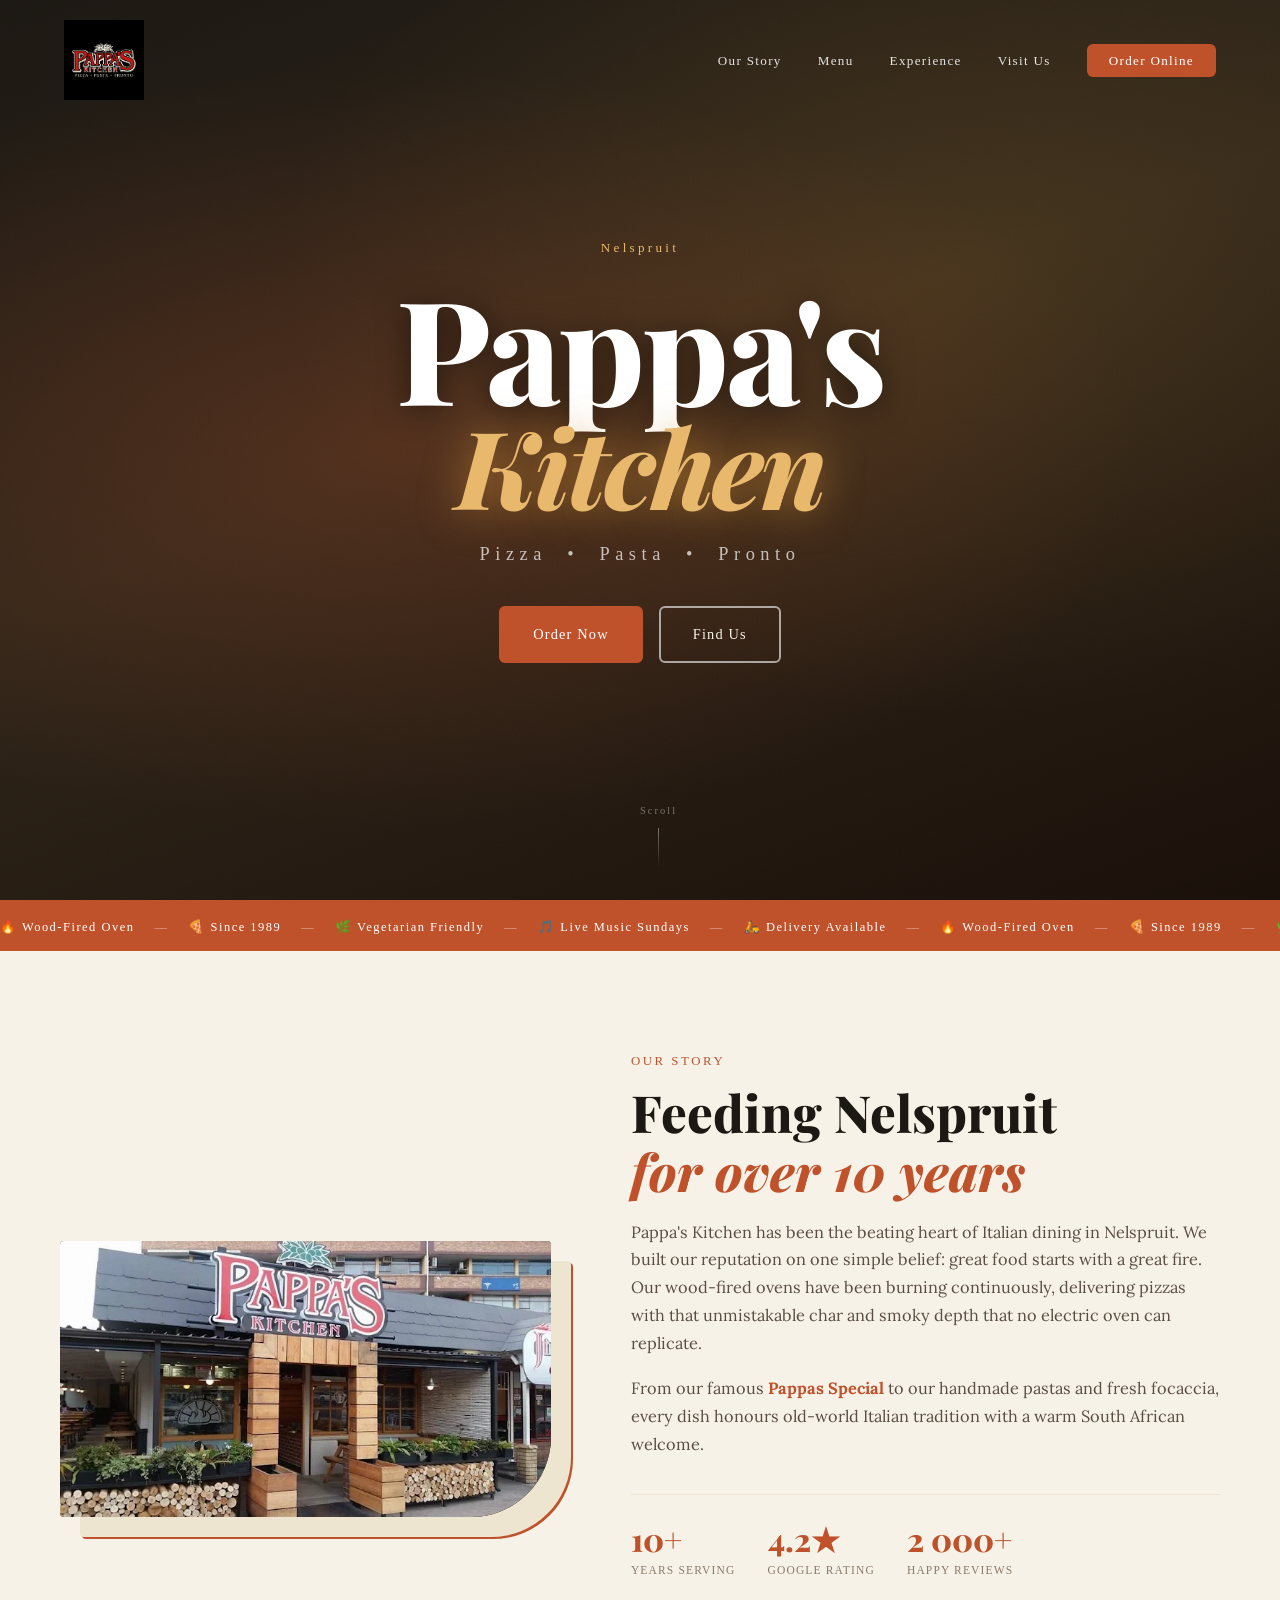
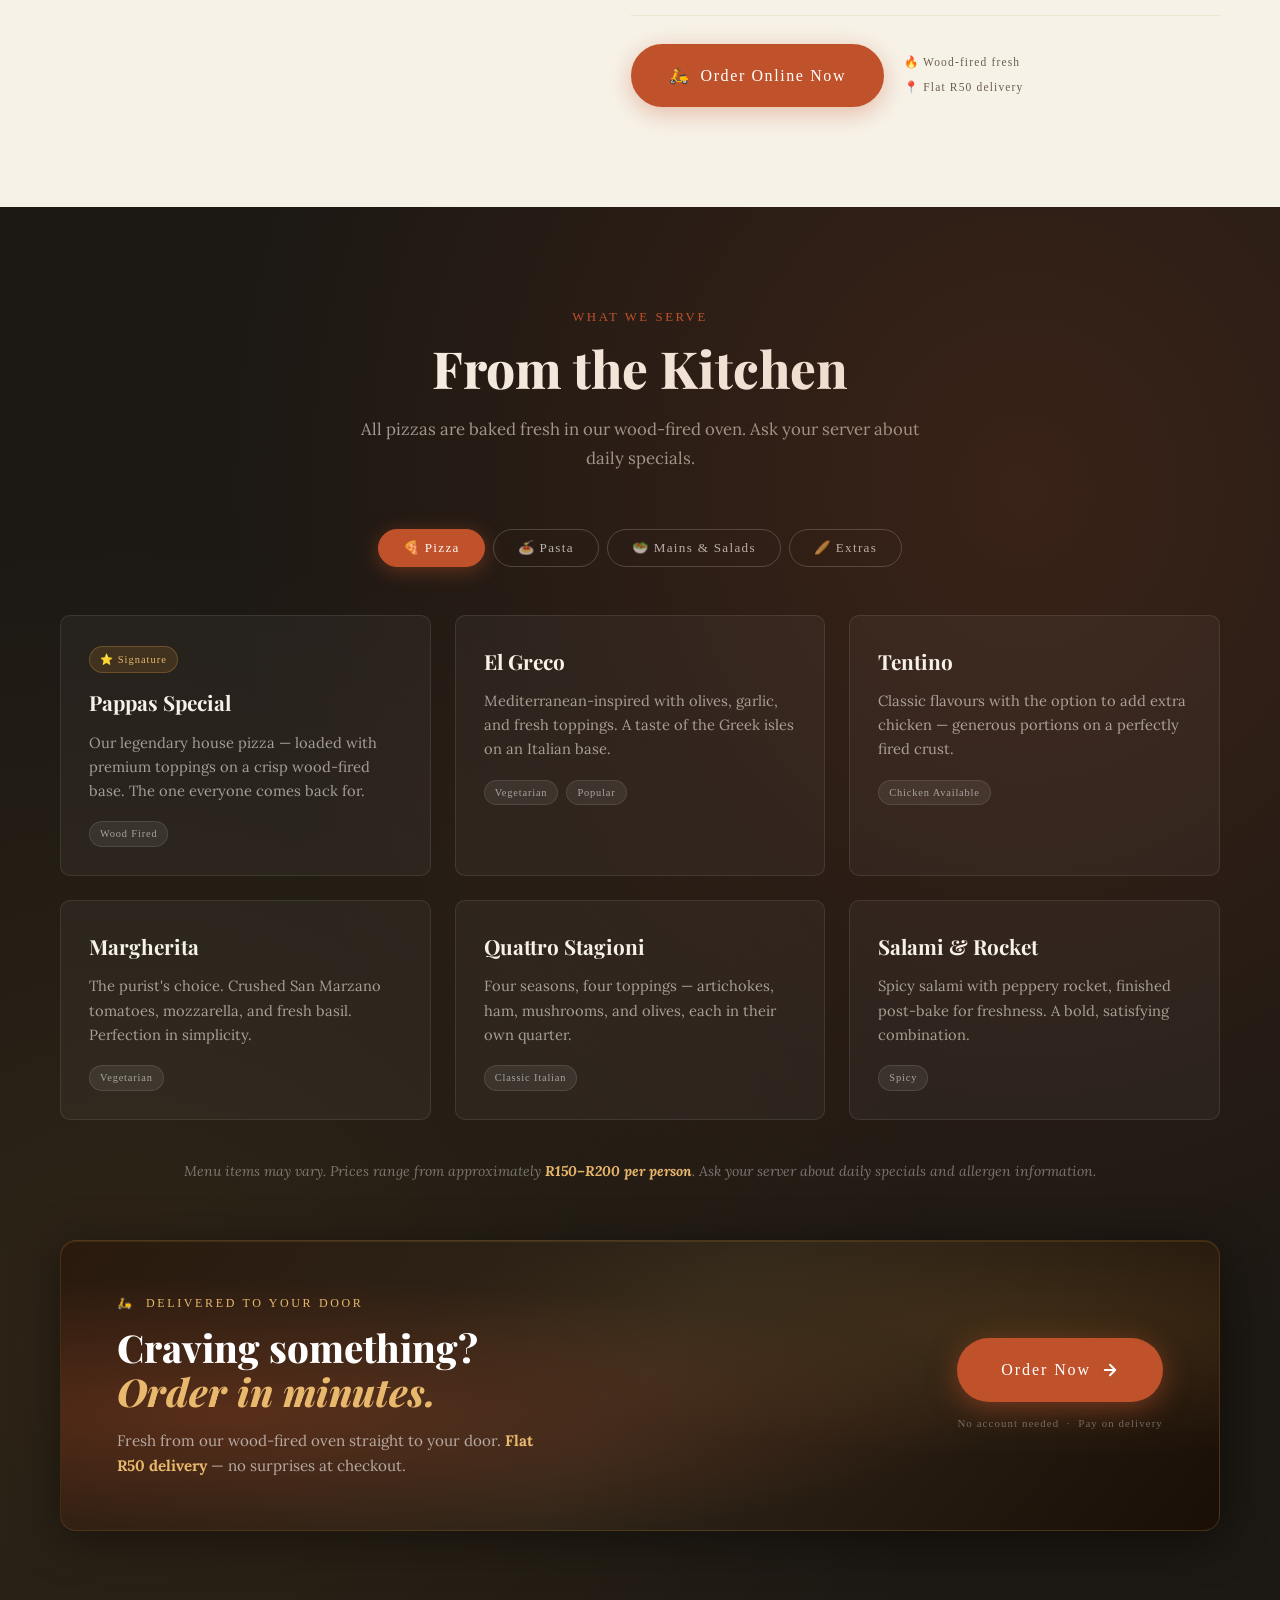
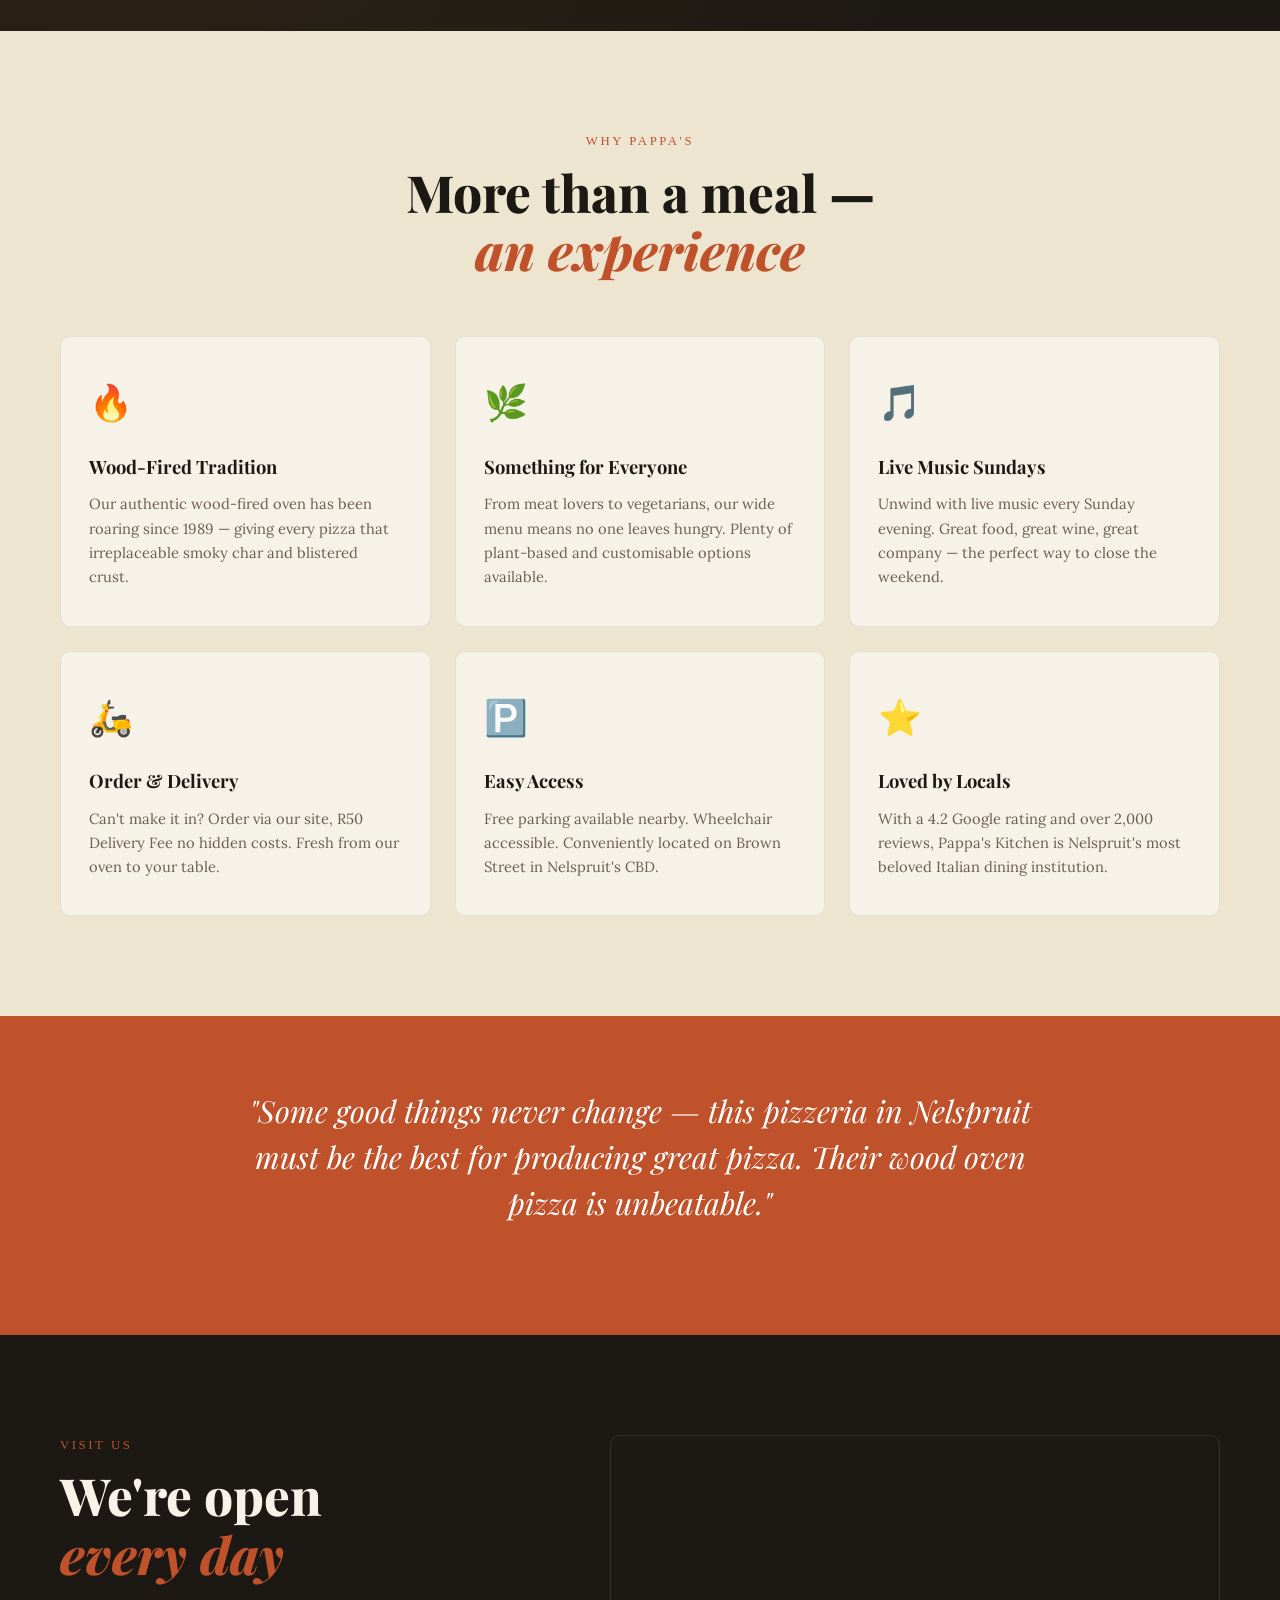
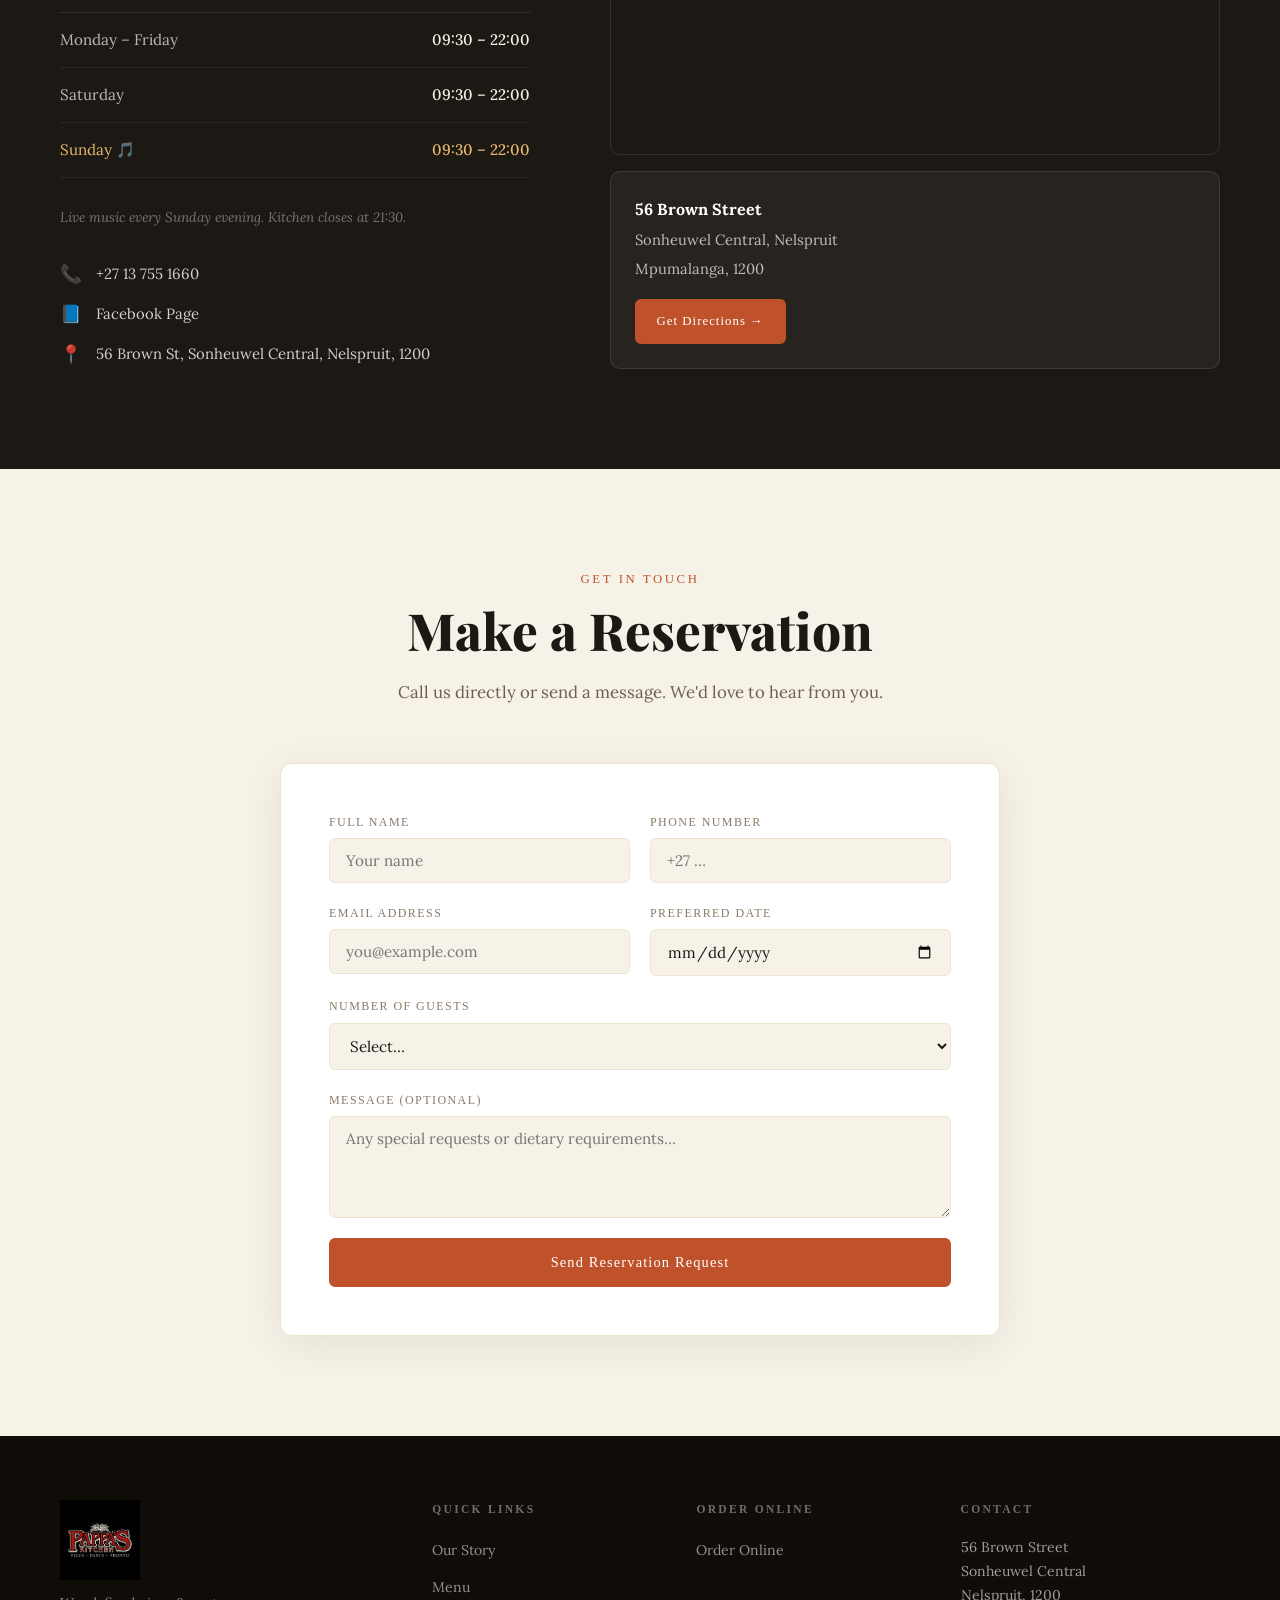
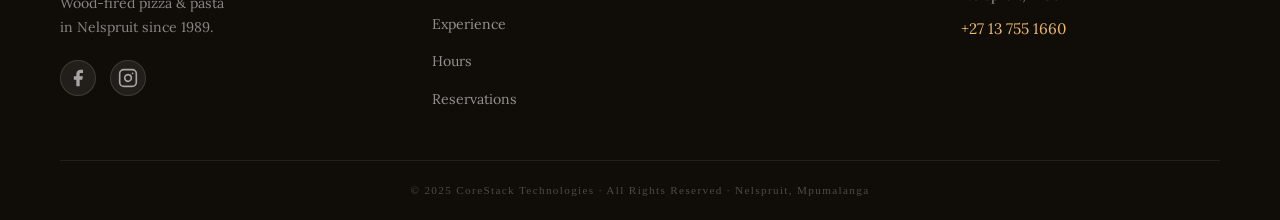
<file: index.html>
<!DOCTYPE html>
<html lang="en">
<head>
  <meta charset="UTF-8" />
  <meta name="viewport" content="width=device-width, initial-scale=1.0" />
  <title>Pappa's Kitchen | Wood-Fired Pizza & Pasta · Nelspruit</title>
  <link rel="preconnect" href="https://fonts.googleapis.com" />
  <link rel="preconnect" href="https://fonts.gstatic.com" crossorigin />
  <link href="https://fonts.googleapis.com/css2?family=Playfair+Display:ital,wght@0,400;0,600;0,800;1,400;1,600&family=Lora:ital,wght@0,400;0,500;1,400&family=IM+Fell+English+SC&display=swap" rel="stylesheet" />
  <link rel="stylesheet" href="style.css" />
</head>
<body>

  <!-- NAV -->
  <nav class="nav" id="nav">
    <a class="nav__logo" href="index.html">
      <img src="images/logo.png" alt="Pappa's Kitchen" class="nav__logo-img" />
    </a>
    <button class="nav__burger" id="burger" aria-label="Toggle menu">
      <span></span><span></span><span></span>
    </button>
    <ul class="nav__links" id="nav-links">
      <li><a href="#about">Our Story</a></li>
      <li><a href="#menu">Menu</a></li>
      <li><a href="#experience">Experience</a></li>
      <li><a href="#hours">Visit Us</a></li>
      <li><a href="order.html" class="nav__cta">Order Online</a></li>
    </ul>
  </nav>

  <!-- HERO -->
  <header class="hero" id="hero">
    <div class="hero__bg-layer hero__bg-layer--1"></div>
    <div class="hero__bg-layer hero__bg-layer--2"></div>
    <div class="hero__embers" id="embers"></div>

    <div class="hero__content">
      <p class="hero__eyebrow reveal">Nelspruit</p>
      <h1 class="hero__title reveal delay-1">
        <span class="hero__title-line">Pappa's</span>
        <em class="hero__title-line">Kitchen</em>
      </h1>
      <p class="hero__tagline reveal delay-2">Pizza &nbsp;•&nbsp; Pasta &nbsp;•&nbsp; Pronto</p>
      <div class="hero__actions reveal delay-3">
        <a href="order.html" class="btn btn--primary">Order Now</a>
        <a href="#hours" class="btn btn--ghost">Find Us</a>
      </div>
    </div>

    <div class="hero__scroll-hint">
      <span>Scroll</span>
      <div class="hero__scroll-line"></div>
    </div>
  </header>

  <!-- BADGE STRIP -->
  <div class="badge-strip">
    <div class="badge-strip__inner">
      <span>🔥 Wood-Fired Oven</span>
      <span class="sep">—</span>
      <span>🍕 Since 1989</span>
      <span class="sep">—</span>
      <span>🌿 Vegetarian Friendly</span>
      <span class="sep">—</span>
      <span>🎵 Live Music Sundays</span>
      <span class="sep">—</span>
      <span>🛵 Delivery Available</span>
      <span class="sep">—</span>
      <span>🔥 Wood-Fired Oven</span>
      <span class="sep">—</span>
      <span>🍕 Since 1989</span>
      <span class="sep">—</span>
      <span>🌿 Vegetarian Friendly</span>
      <span class="sep">—</span>
      <span>🎵 Live Music Sundays</span>
      <span class="sep">—</span>
      <span>🛵 Delivery Available</span>
    </div>
  </div>

  <!-- ABOUT -->
  <section class="about section" id="about">
    <div class="container about__inner">
      <div class="about__image-block reveal-left">
        <div class="about__img-frame">
          <div class="about__img-fill">
            <img src="images/hero-img.webp">
          </div>
          <div class="about__img-ornament">🍕</div>
        </div>
        <!--
        <div class="about__since-badge">
          <span class="about__since-year">1989</span>
          <span class="about__since-text">Est.</span>
        </div>
        -->
      </div>
      <div class="about__text reveal-right">
        <p class="section__label">Our Story</p>
        <h2 class="section__title">Feeding Nelspruit<br/><em>for over 10 years</em></h2>
        <p class="about__body">Pappa's Kitchen has been the beating heart of Italian dining in Nelspruit. We built our reputation on one simple belief: great food starts with a great fire. Our wood-fired ovens have been burning continuously, delivering pizzas with that unmistakable char and smoky depth that no electric oven can replicate.</p>
        <p class="about__body">From our famous <strong>Pappas Special</strong> to our handmade pastas and fresh focaccia, every dish honours old-world Italian tradition with a warm South African welcome.</p>
        <div class="about__stats">
          <div class="stat">
            <span class="stat__num">10+</span>
            <span class="stat__label">Years serving</span>
          </div>
          <div class="stat">
            <span class="stat__num">4.2★</span>
            <span class="stat__label">Google rating</span>
          </div>
          <div class="stat">
            <span class="stat__num">2 000+</span>
            <span class="stat__label">Happy reviews</span>
          </div>
        </div>

        <div class="about__order-cta reveal">
          <a href="order.html" class="btn btn--primary about__order-btn">
            <span>🛵</span> Order Online Now
          </a>
          <div class="about__order-meta">
            <span class="about__order-meta-pill">🔥 Wood-fired fresh</span>
            <span class="about__order-meta-pill">📍 Flat R50 delivery</span>
          </div>
        </div>

      </div>
    </div>
  </section>

  <!-- MENU -->
  <section class="menu-section section" id="menu">
    <div class="menu-section__bg"></div>
    <div class="container">
      <div class="section__header reveal">
        <p class="section__label">What We Serve</p>
        <h2 class="section__title">From the Kitchen</h2>
        <p class="section__sub">All pizzas are baked fresh in our wood-fired oven. Ask your server about daily specials.</p>
      </div>

      <!-- TABS -->
      <div class="menu-tabs reveal">
        <button class="tab-btn active" data-tab="pizza">🍕 Pizza</button>
        <button class="tab-btn" data-tab="pasta">🍝 Pasta</button>
        <button class="tab-btn" data-tab="mains">🥗 Mains & Salads</button>
        <button class="tab-btn" data-tab="extras">🥖 Extras</button>
      </div>

      <!-- PIZZA -->
      <div class="menu-grid tab-content active" id="tab-pizza">
        <div class="menu-card reveal">
          <div class="menu-card__badge">⭐ Signature</div>
          <h3 class="menu-card__name">Pappas Special</h3>
          <p class="menu-card__desc">Our legendary house pizza — loaded with premium toppings on a crisp wood-fired base. The one everyone comes back for.</p>
          <div class="menu-card__footer">
            <span class="menu-card__tag">Wood Fired</span>
          </div>
        </div>
        <div class="menu-card reveal delay-1">
          <h3 class="menu-card__name">El Greco</h3>
          <p class="menu-card__desc">Mediterranean-inspired with olives, garlic, and fresh toppings. A taste of the Greek isles on an Italian base.</p>
          <div class="menu-card__footer">
            <span class="menu-card__tag">Vegetarian</span>
            <span class="menu-card__tag">Popular</span>
          </div>
        </div>
        <div class="menu-card reveal delay-2">
          <h3 class="menu-card__name">Tentino</h3>
          <p class="menu-card__desc">Classic flavours with the option to add extra chicken — generous portions on a perfectly fired crust.</p>
          <div class="menu-card__footer">
            <span class="menu-card__tag">Chicken Available</span>
          </div>
        </div>
        <div class="menu-card reveal">
          <h3 class="menu-card__name">Margherita</h3>
          <p class="menu-card__desc">The purist's choice. Crushed San Marzano tomatoes, mozzarella, and fresh basil. Perfection in simplicity.</p>
          <div class="menu-card__footer">
            <span class="menu-card__tag">Vegetarian</span>
          </div>
        </div>
        <div class="menu-card reveal delay-1">
          <h3 class="menu-card__name">Quattro Stagioni</h3>
          <p class="menu-card__desc">Four seasons, four toppings — artichokes, ham, mushrooms, and olives, each in their own quarter.</p>
          <div class="menu-card__footer">
            <span class="menu-card__tag">Classic Italian</span>
          </div>
        </div>
        <div class="menu-card reveal delay-2">
          <h3 class="menu-card__name">Salami & Rocket</h3>
          <p class="menu-card__desc">Spicy salami with peppery rocket, finished post-bake for freshness. A bold, satisfying combination.</p>
          <div class="menu-card__footer">
            <span class="menu-card__tag">Spicy</span>
          </div>
        </div>
      </div>

      <!-- PASTA -->
      <div class="menu-grid tab-content" id="tab-pasta">
        <div class="menu-card reveal">
          <div class="menu-card__badge">⭐ Fan Favourite</div>
          <h3 class="menu-card__name">Chicken Polastra</h3>
          <p class="menu-card__desc">A beloved Pappa's classic — tender chicken in a rich, flavourful sauce over perfectly cooked pasta.</p>
          <div class="menu-card__footer">
            <span class="menu-card__tag">Hearty</span>
          </div>
        </div>
        <div class="menu-card reveal delay-1">
          <h3 class="menu-card__name">Carbonara</h3>
          <p class="menu-card__desc">Authentic Roman-style carbonara — pancetta, egg, Pecorino Romano, and cracked black pepper. No cream, no shortcuts.</p>
          <div class="menu-card__footer">
            <span class="menu-card__tag">Traditional</span>
          </div>
        </div>
        <div class="menu-card reveal delay-2">
          <h3 class="menu-card__name">Arrabbiata</h3>
          <p class="menu-card__desc">Penne in a fiery tomato and garlic sauce. Simple, bold, and unapologetically Italian.</p>
          <div class="menu-card__footer">
            <span class="menu-card__tag">Vegetarian</span>
            <span class="menu-card__tag">Spicy</span>
          </div>
        </div>
        <div class="menu-card reveal">
          <h3 class="menu-card__name">Lasagne al Forno</h3>
          <p class="menu-card__desc">Layers of rich meat ragù, béchamel, and pasta, oven-baked until golden and bubbling.</p>
          <div class="menu-card__footer">
            <span class="menu-card__tag">Oven Baked</span>
          </div>
        </div>
      </div>

      <!-- MAINS -->
      <div class="menu-grid tab-content" id="tab-mains">
        <div class="menu-card reveal">
          <div class="menu-card__badge">⭐ Must Try</div>
          <h3 class="menu-card__name">Chicken Shawarma</h3>
          <p class="menu-card__desc">Marinated chicken carved fresh, wrapped with crisp salad and garlic sauce. The quick lunch Nelspruit loves.</p>
          <div class="menu-card__footer">
            <span class="menu-card__tag">Lunch Favourite</span>
          </div>
        </div>
        <div class="menu-card reveal delay-1">
          <h3 class="menu-card__name">Beef Shawarma & Fries</h3>
          <p class="menu-card__desc">Slow-marinated beef shawarma served with golden fries. Hearty, satisfying, and full of flavour.</p>
          <div class="menu-card__footer">
            <span class="menu-card__tag">Popular</span>
          </div>
        </div>
        <div class="menu-card reveal delay-2">
          <h3 class="menu-card__name">Pappas Salad</h3>
          <p class="menu-card__desc">Our signature salad — fresh greens, vegetables, and house dressing. Light, bright, and satisfying.</p>
          <div class="menu-card__footer">
            <span class="menu-card__tag">Vegetarian</span>
            <span class="menu-card__tag">Fresh</span>
          </div>
        </div>
      </div>

      <!-- EXTRAS -->
      <div class="menu-grid tab-content" id="tab-extras">
        <div class="menu-card reveal">
          <div class="menu-card__badge">⭐ Best in Town</div>
          <h3 class="menu-card__name">Focaccia</h3>
          <p class="menu-card__desc">House-baked focaccia — golden, dimpled, and drizzled with olive oil and herbs. The best focaccia in Nelspruit.</p>
          <div class="menu-card__footer">
            <span class="menu-card__tag">Freshly Baked</span>
            <span class="menu-card__tag">Vegetarian</span>
          </div>
        </div>
        <div class="menu-card reveal delay-1">
          <h3 class="menu-card__name">Garlic Bread</h3>
          <p class="menu-card__desc">Wood-fired garlic bread with butter and fresh herbs. The perfect starter or side to any meal.</p>
          <div class="menu-card__footer">
            <span class="menu-card__tag">Starter</span>
          </div>
        </div>
        <div class="menu-card reveal delay-2">
          <h3 class="menu-card__name">Side Salad</h3>
          <p class="menu-card__desc">Crisp seasonal greens with house vinaigrette. A fresh accompaniment to any pizza or pasta.</p>
          <div class="menu-card__footer">
            <span class="menu-card__tag">Vegetarian</span>
          </div>
        </div>
      </div>

      <p class="menu-note reveal">Menu items may vary. Prices range from approximately <strong>R150–R200 per person</strong>. Ask your server about daily specials and allergen information.</p>

      <!-- ORDER BANNER -->
      <div class="menu-order-banner reveal">
        <div class="menu-order-banner__glow"></div>
        <div class="menu-order-banner__content">
          <div class="menu-order-banner__text">
            <p class="menu-order-banner__eyebrow">🛵 &nbsp;Delivered to your door</p>
            <h3 class="menu-order-banner__title">Craving something?<br/><em>Order in minutes.</em></h3>
            <p class="menu-order-banner__sub">Fresh from our wood-fired oven straight to your door. <strong>Flat R50 delivery</strong> — no surprises at checkout.</p>
          </div>
          <div class="menu-order-banner__action">
            <a href="order.html" class="menu-order-banner__btn">
              Order Now
              <svg width="18" height="18" viewBox="0 0 24 24" fill="none" stroke="currentColor" stroke-width="2.5" stroke-linecap="round" stroke-linejoin="round"><path d="M5 12h14M12 5l7 7-7 7"/></svg>
            </a>
            <p class="menu-order-banner__reassurance">No account needed &nbsp;·&nbsp; Pay on delivery</p>
          </div>
        </div>
      </div>

    </div>
  </section>

  <!-- EXPERIENCE -->
  <section class="experience section" id="experience">
    <div class="container">
      <div class="section__header reveal">
        <p class="section__label">Why Pappa's</p>
        <h2 class="section__title">More than a meal —<br/><em>an experience</em></h2>
      </div>
      <div class="experience__grid">
        <div class="exp-card reveal">
          <div class="exp-card__icon">🔥</div>
          <h3>Wood-Fired Tradition</h3>
          <p>Our authentic wood-fired oven has been roaring since 1989 — giving every pizza that irreplaceable smoky char and blistered crust.</p>
        </div>
        <div class="exp-card reveal delay-1">
          <div class="exp-card__icon">🌿</div>
          <h3>Something for Everyone</h3>
          <p>From meat lovers to vegetarians, our wide menu means no one leaves hungry. Plenty of plant-based and customisable options available.</p>
        </div>
        <div class="exp-card reveal delay-2">
          <div class="exp-card__icon">🎵</div>
          <h3>Live Music Sundays</h3>
          <p>Unwind with live music every Sunday evening. Great food, great wine, great company — the perfect way to close the weekend.</p>
        </div>
        <div class="exp-card reveal delay-3">
          <div class="exp-card__icon">🛵</div>
          <h3>Order & Delivery</h3>
          <p>Can't make it in? Order via our site, R50 Delivery Fee no hidden costs. Fresh from our oven to your table.</p>
        </div>
        <div class="exp-card reveal">
          <div class="exp-card__icon">🅿️</div>
          <h3>Easy Access</h3>
          <p>Free parking available nearby. Wheelchair accessible. Conveniently located on Brown Street in Nelspruit's CBD.</p>
        </div>
        <div class="exp-card reveal delay-1">
          <div class="exp-card__icon">⭐</div>
          <h3>Loved by Locals</h3>
          <p>With a 4.2 Google rating and over 2,000 reviews, Pappa's Kitchen is Nelspruit's most beloved Italian dining institution.</p>
        </div>
      </div>
    </div>
  </section>

  <!-- QUOTE BANNER -->
  <div class="quote-banner">
    <div class="container">
      <blockquote class="quote-banner__text reveal">
        "Some good things never change — this pizzeria in Nelspruit must be the best for producing great pizza. Their wood oven pizza is unbeatable."
      </blockquote>
      <cite class="quote-banner__cite reveal delay-1">— TripAdvisor Guest Review</cite>
    </div>
  </div>

  <!-- HOURS & LOCATION -->
  <section class="hours section" id="hours">
    <div class="container hours__inner">
      <div class="hours__info reveal-left">
        <p class="section__label">Visit Us</p>
        <h2 class="section__title">We're open<br/><em>every day</em></h2>
        <div class="hours__table">
          <div class="hours__row">
            <span class="hours__day">Monday – Friday</span>
            <span class="hours__time">09:30 – 22:00</span>
          </div>
          <div class="hours__row">
            <span class="hours__day">Saturday</span>
            <span class="hours__time">09:30 – 22:00</span>
          </div>
          <div class="hours__row highlight">
            <span class="hours__day">Sunday 🎵</span>
            <span class="hours__time">09:30 – 22:00</span>
          </div>
        </div>
        <p class="hours__note">Live music every Sunday evening. Kitchen closes at 21:30.</p>
        <div class="hours__contact">
          <a href="tel:+27137551660" class="contact-item">
            <span class="contact-item__icon">📞</span>
            <span>+27 13 755 1660</span>
          </a>
          <a href="https://www.facebook.com/PappasKitchenNelspruit/" target="_blank" rel="noopener" class="contact-item">
            <span class="contact-item__icon">📘</span>
            <span>Facebook Page</span>
          </a>
          <div class="contact-item">
            <span class="contact-item__icon">📍</span>
            <span>56 Brown St, Sonheuwel Central, Nelspruit, 1200</span>
          </div>
        </div>
      </div>
      <div class="hours__map-block reveal-right">
        <div class="map-frame">
          <iframe
            title="Pappa's Kitchen Location"
            src="https://www.google.com/maps/embed?pb=!1m18!1m12!1m3!1d3594.2!2d30.9744!3d-25.4739!2m3!1f0!2f0!3f0!3m2!1i1024!2i768!4f13.1!3m3!1m2!1s0x1ee8d6a1dbe9b1a3%3A0xabc123!2s56+Brown+St%2C+Nelspruit%2C+1200!5e0!3m2!1sen!2sza!4v1680000000000!5m2!1sen!2sza"
            width="100%" height="100%" style="border:0;" allowfullscreen="" loading="lazy"
            referrerpolicy="no-referrer-when-downgrade">
          </iframe>
        </div>
        <div class="map-address-card">
          <strong>56 Brown Street</strong>
          <span>Sonheuwel Central, Nelspruit</span>
          <span>Mpumalanga, 1200</span>
          <a href="https://maps.google.com/?q=56+Brown+Street+Nelspruit" target="_blank" class="btn btn--primary btn--sm">Get Directions →</a>
        </div>
      </div>
    </div>
  </section>

  <!-- RESERVATION / CONTACT -->
  <section class="contact section" id="contact">
    <div class="container contact__inner">
      <div class="section__header reveal">
        <p class="section__label">Get in Touch</p>
        <h2 class="section__title">Make a Reservation</h2>
        <p class="section__sub">Call us directly or send a message. We'd love to hear from you.</p>
      </div>
      <form class="contact-form reveal" id="contact-form" novalidate>
        <div class="form-row">
          <div class="form-group">
            <label for="name">Full Name</label>
            <input type="text" id="name" name="name" placeholder="Your name" required />
          </div>
          <div class="form-group">
            <label for="phone">Phone Number</label>
            <input type="tel" id="phone" name="phone" placeholder="+27 …" />
          </div>
        </div>
        <div class="form-row">
          <div class="form-group">
            <label for="email">Email Address</label>
            <input type="email" id="email" name="email" placeholder="you@example.com" required />
          </div>
          <div class="form-group">
            <label for="date">Preferred Date</label>
            <input type="date" id="date" name="date" />
          </div>
        </div>
        <div class="form-row form-row--full">
          <div class="form-group">
            <label for="guests">Number of Guests</label>
            <select id="guests" name="guests">
              <option value="">Select…</option>
              <option value="1-2">1 – 2</option>
              <option value="3-4">3 – 4</option>
              <option value="5-8">5 – 8</option>
              <option value="9+">9 or more</option>
            </select>
          </div>
        </div>
        <div class="form-row form-row--full">
          <div class="form-group">
            <label for="message">Message (optional)</label>
            <textarea id="message" name="message" rows="4" placeholder="Any special requests or dietary requirements…"></textarea>
          </div>
        </div>
        <button type="submit" class="btn btn--primary btn--full">Send Reservation Request</button>
        <div class="form-success" id="form-success">
          🎉 Thank you! We'll confirm your reservation shortly.
        </div>
      </form>
    </div>
  </section>

  <!-- FOOTER -->
  <footer class="footer">
    <div class="footer__inner container">
      <div class="footer__brand">
        <img src="images/logo.png" alt="Pappa's Kitchen" class="footer__logo-img" />
        <p>Wood-fired pizza & pasta<br/>in Nelspruit since 1989.</p>
        <div class="footer__social">
          <a href="https://www.facebook.com/PappasKitchenNelspruit/" target="_blank" rel="noopener" aria-label="Facebook">
            <svg width="20" height="20" viewBox="0 0 24 24" fill="currentColor"><path d="M18 2h-3a5 5 0 0 0-5 5v3H7v4h3v8h4v-8h3l1-4h-4V7a1 1 0 0 1 1-1h3z"/></svg>
          </a>
          <a href="https://www.instagram.com/pappas_kitchen_/" target="_blank" rel="noopener" aria-label="Instagram">
            <svg width="20" height="20" viewBox="0 0 24 24" fill="none" stroke="currentColor" stroke-width="2" stroke-linecap="round" stroke-linejoin="round"><rect x="2" y="2" width="20" height="20" rx="5" ry="5"/><path d="M16 11.37A4 4 0 1 1 12.63 8 4 4 0 0 1 16 11.37z"/><line x1="17.5" y1="6.5" x2="17.51" y2="6.5"/></svg>
          </a>
        </div>
      </div>
      <div class="footer__links">
        <h4>Quick Links</h4>
        <ul>
          <li><a href="#about">Our Story</a></li>
          <li><a href="#menu">Menu</a></li>
          <li><a href="#experience">Experience</a></li>
          <li><a href="#hours">Hours</a></li>
          <li><a href="#contact">Reservations</a></li>
        </ul>
      </div>
      <div class="footer__links">
        <h4>Order Online</h4>
        <ul>
          <li><a href="order.html" target="_blank" rel="noopener">Order Online</a></li>
        </ul>
      </div>
      <div class="footer__contact">
        <h4>Contact</h4>
        <p>56 Brown Street<br/>Sonheuwel Central<br/>Nelspruit, 1200</p>
        <a href="tel:+27137551660">+27 13 755 1660</a>
      </div>
    </div>
    <div class="footer__bottom">
      <p>© 2025 CoreStack Technologies · All Rights Reserved · Nelspruit, Mpumalanga</p>
    </div>
  </footer>

  <script src="script.js"></script>
</body>
</html>
</file>
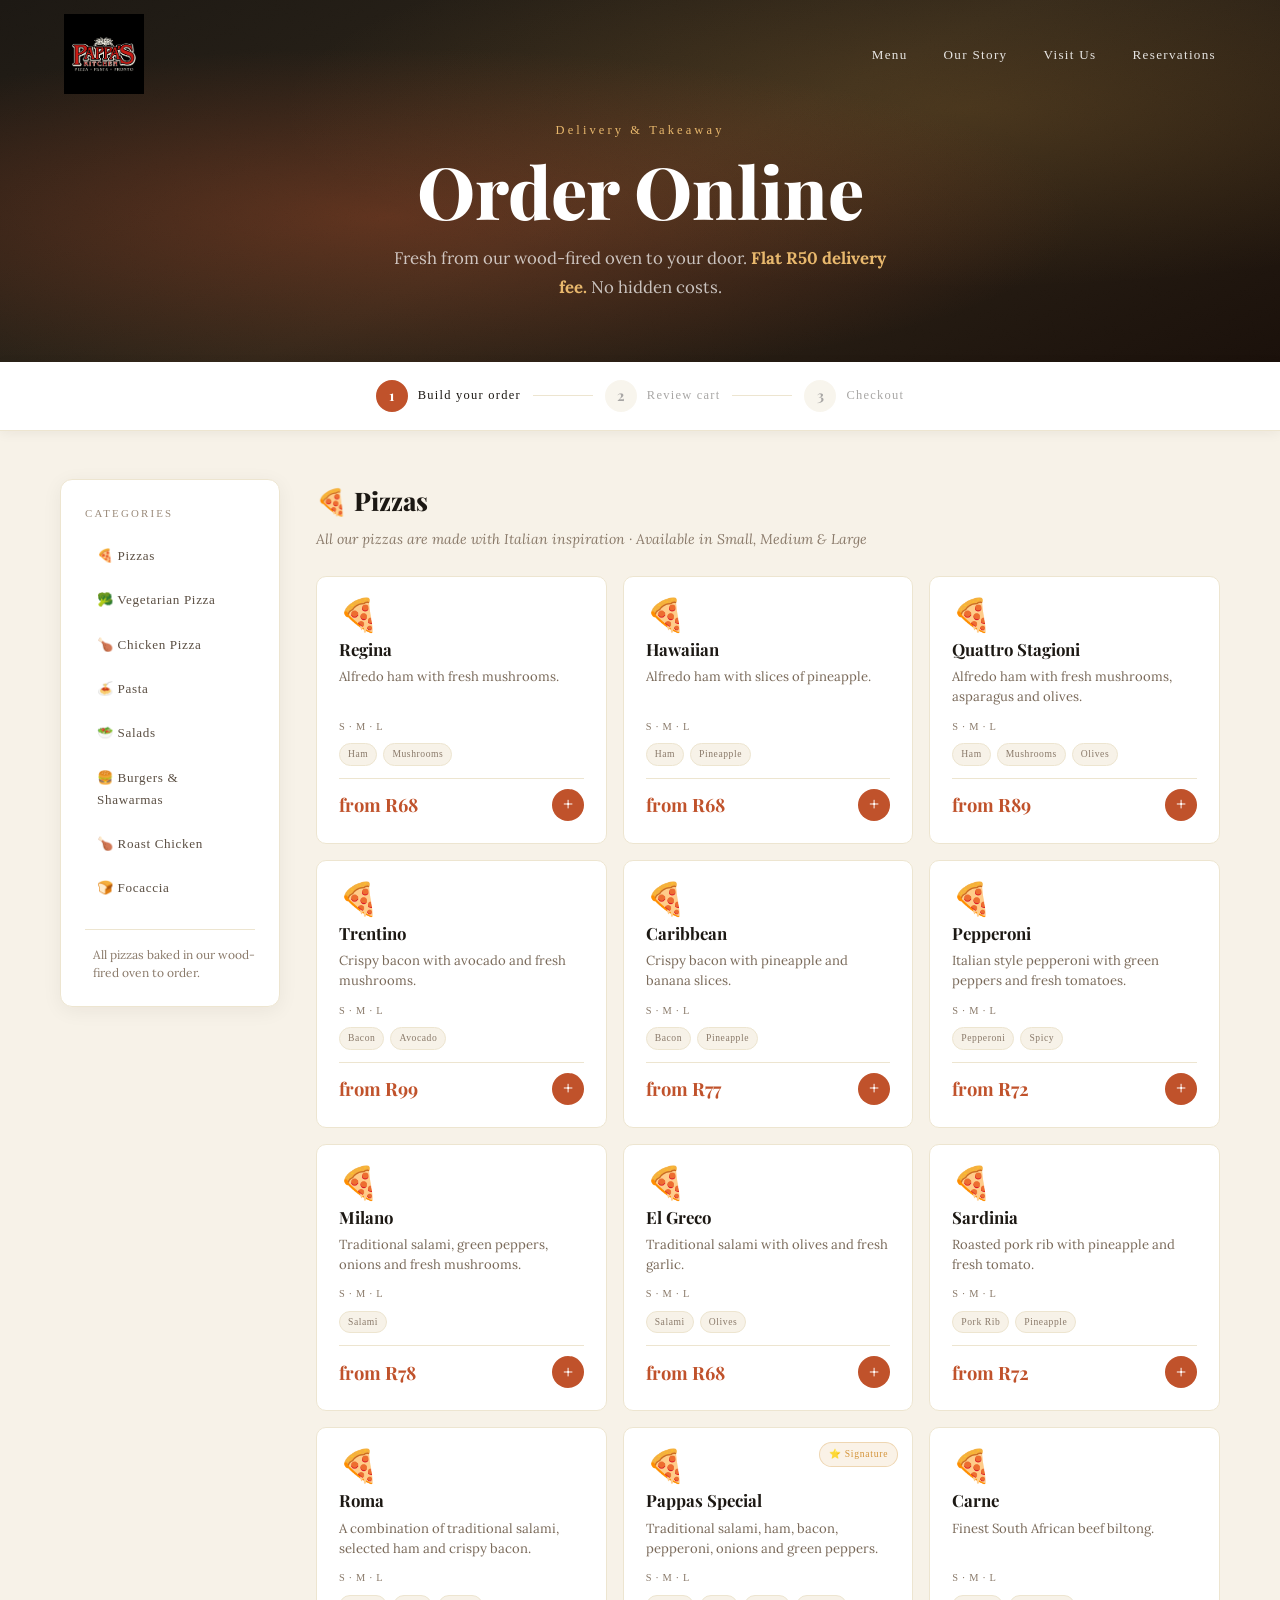
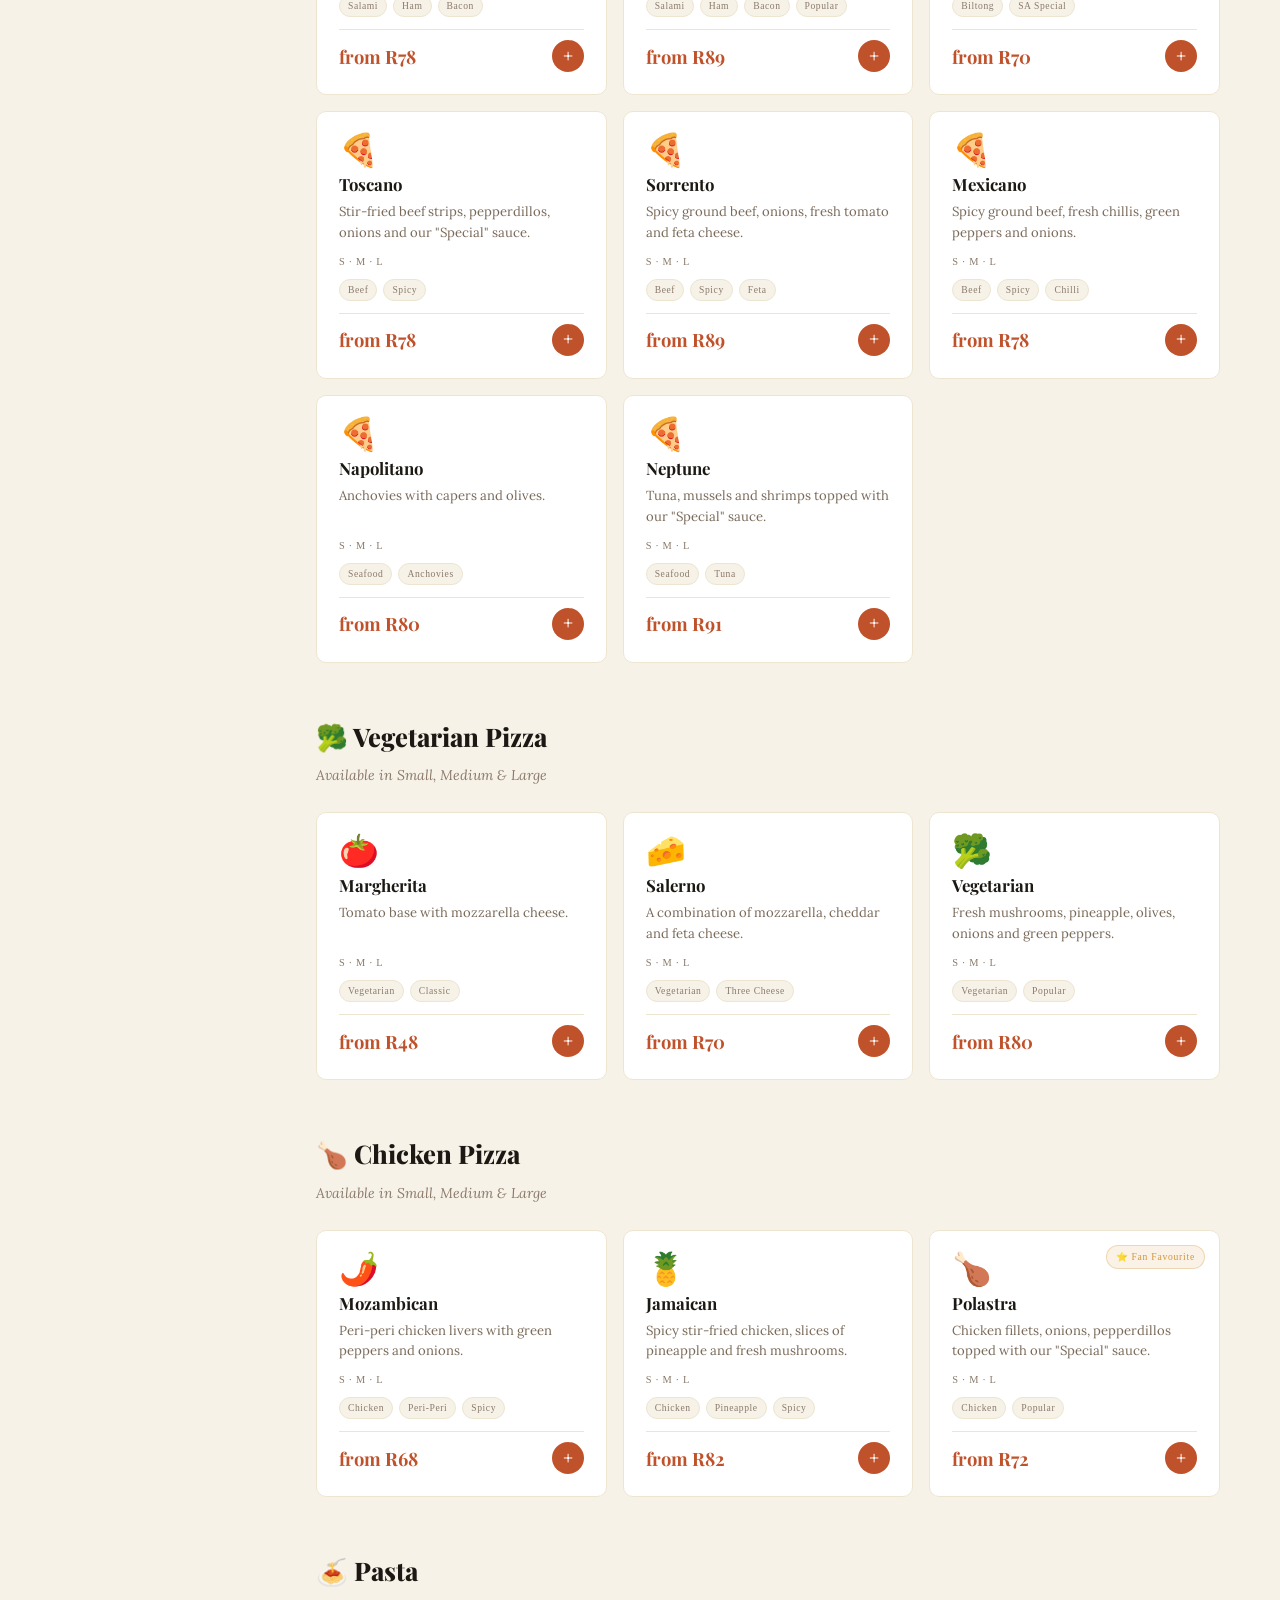
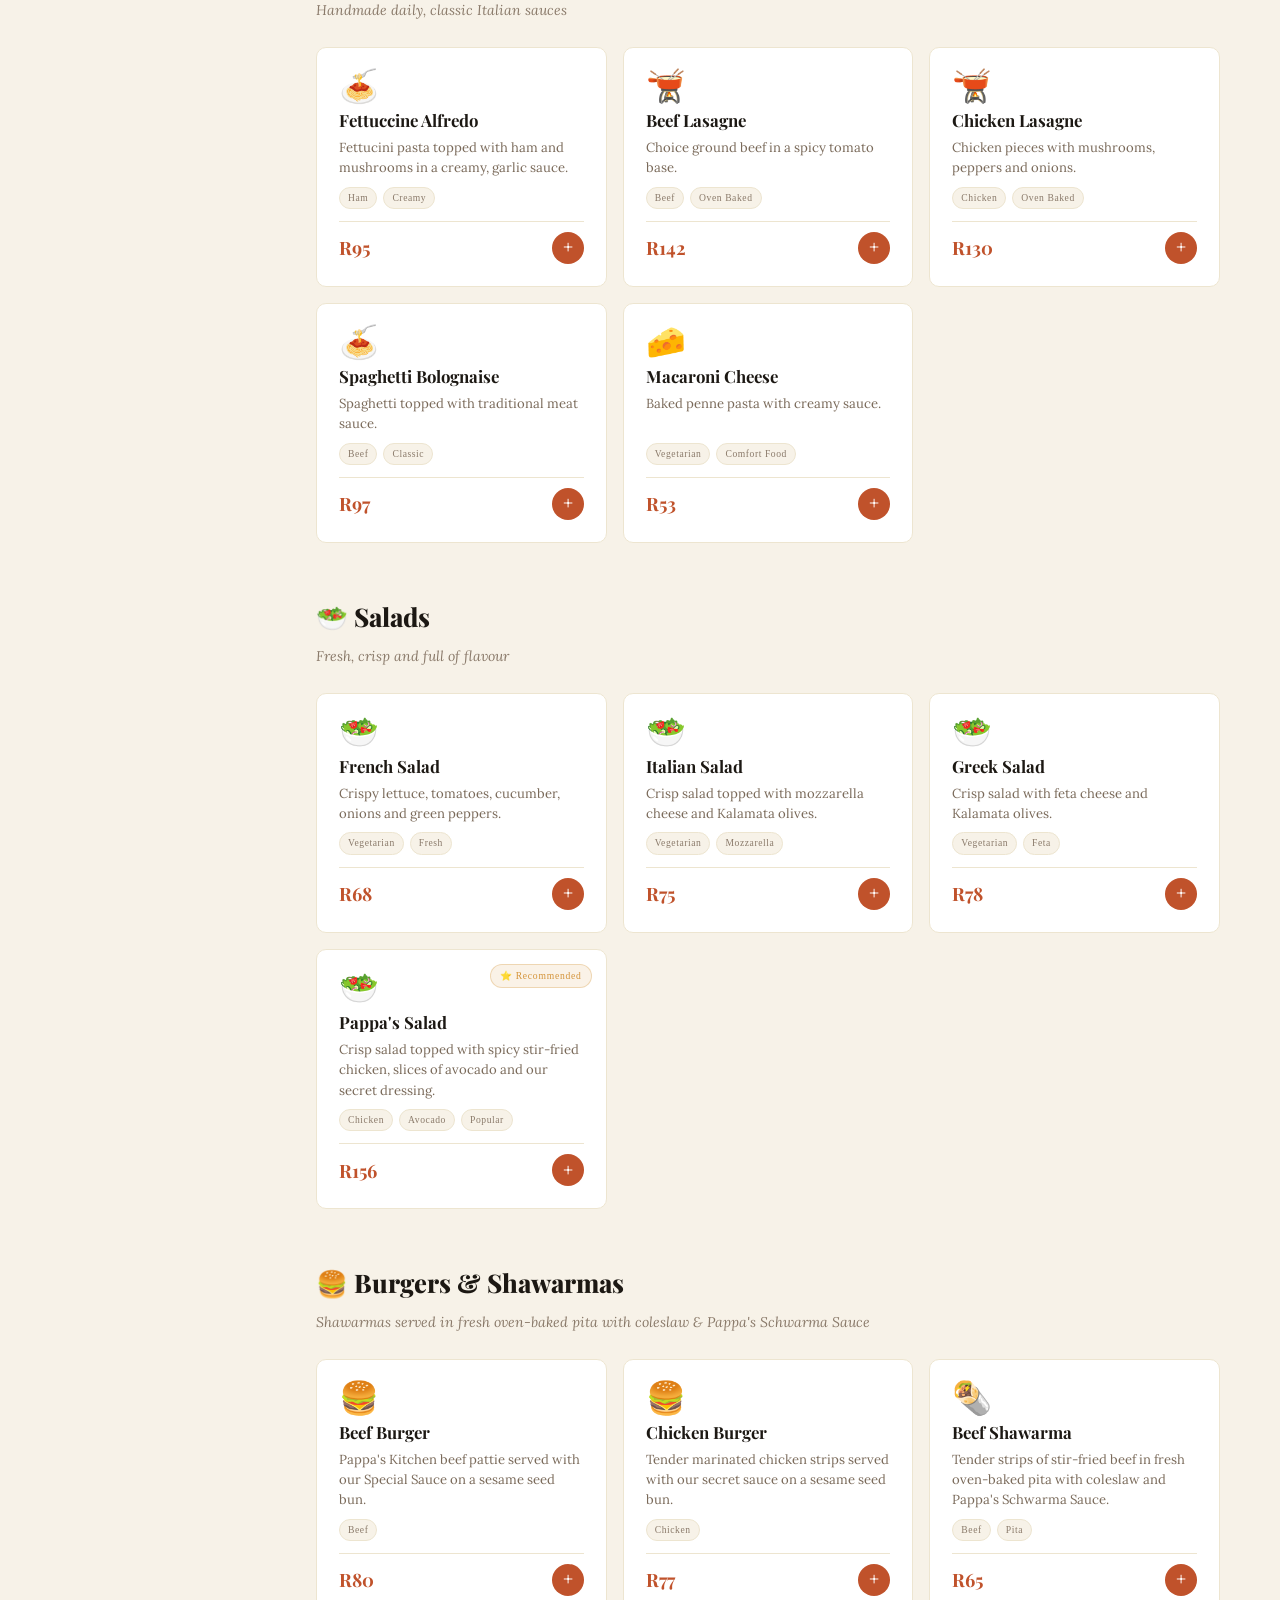
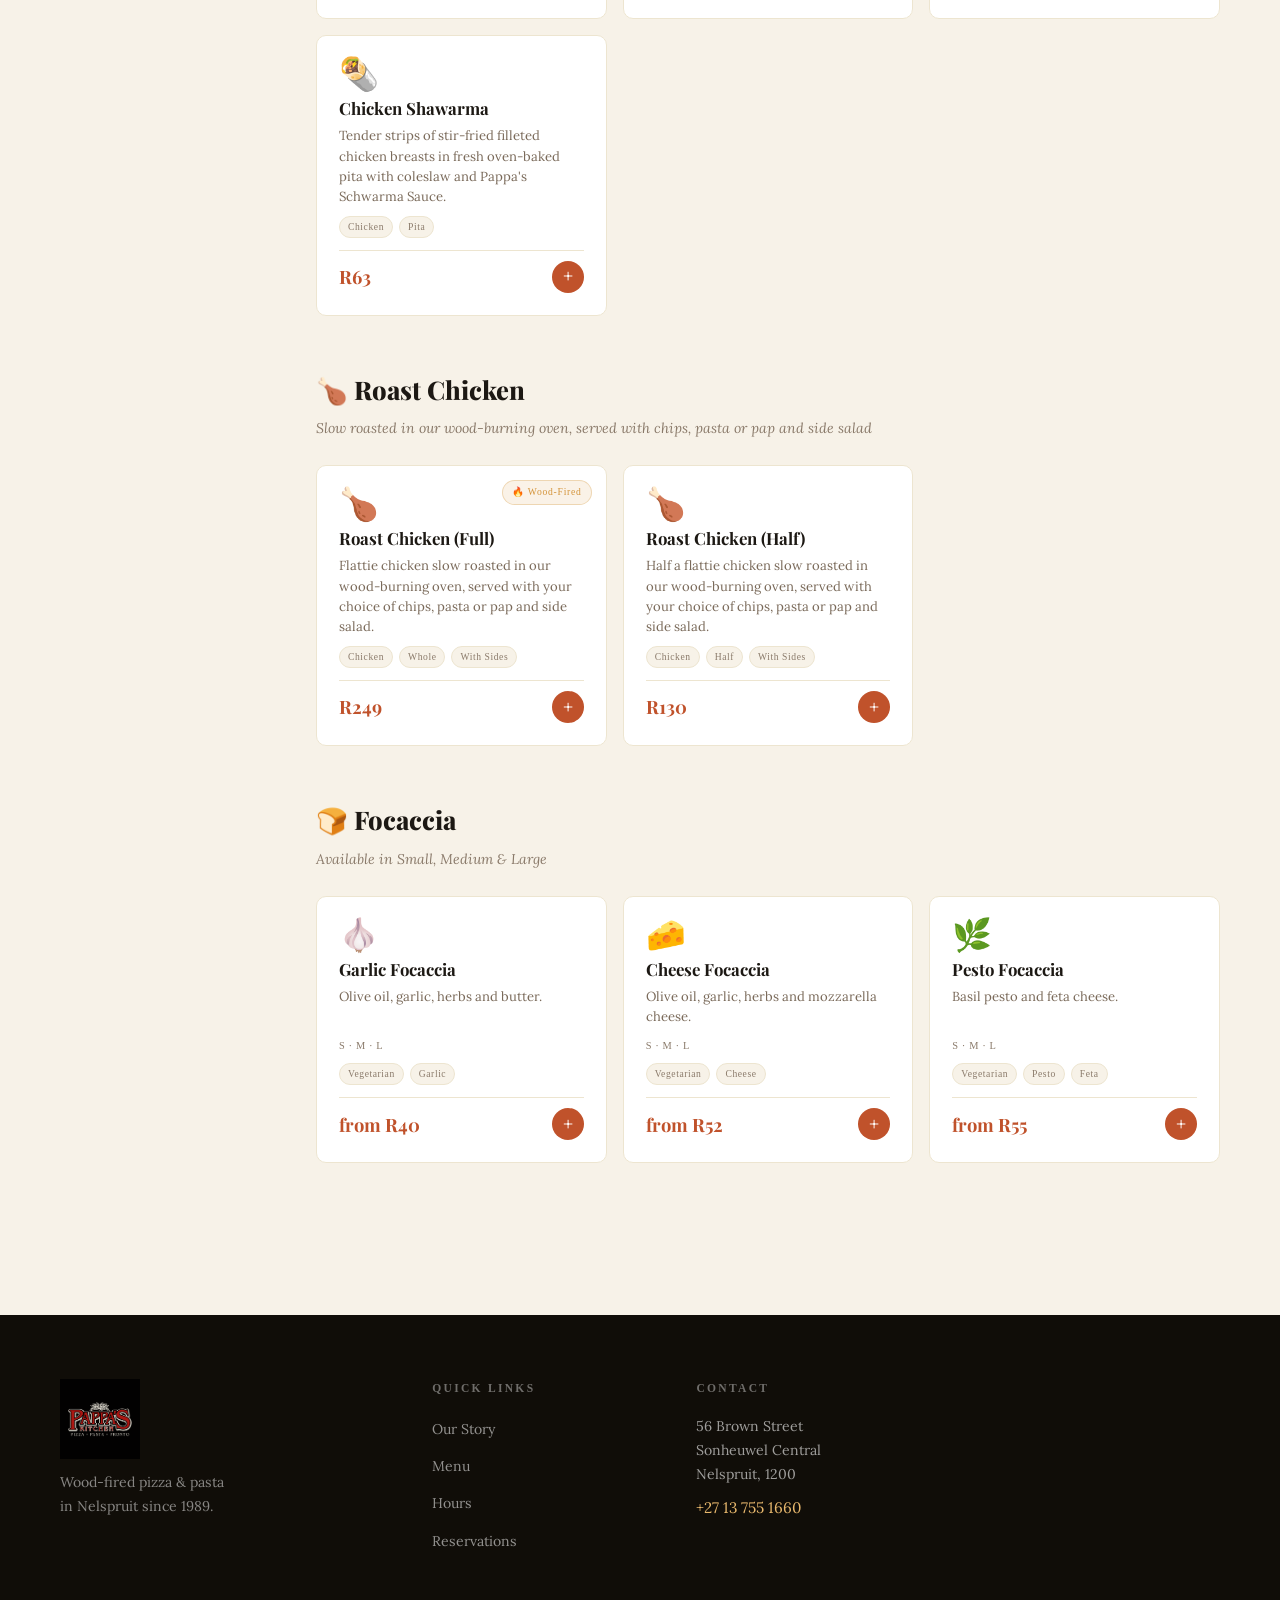
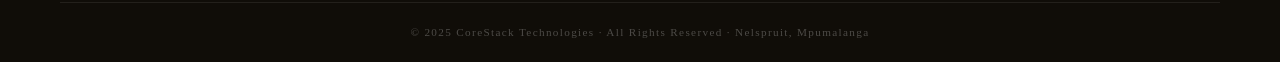
<file: order.html>
<!DOCTYPE html>
<html lang="en">
<head>
  <meta charset="UTF-8" />
  <meta name="viewport" content="width=device-width, initial-scale=1.0" />
  <title>Order Online | Pappa's Kitchen · Nelspruit</title>
  <link rel="preconnect" href="https://fonts.googleapis.com" />
  <link rel="preconnect" href="https://fonts.gstatic.com" crossorigin />
  <link href="https://fonts.googleapis.com/css2?family=Playfair+Display:ital,wght@0,400;0,600;0,800;1,400;1,600&family=Lora:ital,wght@0,400;0,500;1,400&family=IM+Fell+English+SC&display=swap" rel="stylesheet" />
  <link rel="stylesheet" href="style.css" />
  <link rel="stylesheet" href="order.css" />
</head>
<body class="order-page">

  <!-- NAV -->
  <nav class="nav scrolled" id="nav">
    <a class="nav__logo" href="index.html">
      <img src="images/logo.png" alt="Pappa's Kitchen" class="nav__logo-img" />
    </a>
    <ul class="nav__links" id="nav-links">
      <li><a href="index.html#menu">Menu</a></li>
      <li><a href="index.html#about">Our Story</a></li>
      <li><a href="index.html#hours">Visit Us</a></li>
      <li><a href="index.html#contact">Reservations</a></li>
    </ul>
    <button class="nav__burger" id="burger" aria-label="Toggle menu">
      <span></span><span></span><span></span>
    </button>
  </nav>

  <!-- PAGE HEADER -->
  <div class="order-header">
    <div class="order-header__bg"></div>
    <div class="container order-header__inner">
      <p class="order-header__label">Delivery &amp; Takeaway</p>
      <h1 class="order-header__title">Order Online</h1>
      <p class="order-header__sub">Fresh from our wood-fired oven to your door. <strong>Flat R50 delivery fee.</strong> No hidden costs.</p>
    </div>
  </div>

  <!-- STEP INDICATOR -->
  <div class="steps-bar" id="steps-bar">
    <div class="container steps-bar__inner">
      <div class="step active" data-step="1">
        <span class="step__num">1</span>
        <span class="step__label">Build your order</span>
      </div>
      <div class="step__connector"></div>
      <div class="step" data-step="2">
        <span class="step__num">2</span>
        <span class="step__label">Review cart</span>
      </div>
      <div class="step__connector"></div>
      <div class="step" data-step="3">
        <span class="step__num">3</span>
        <span class="step__label">Checkout</span>
      </div>
    </div>
  </div>

  <!-- MAIN CONTENT -->
  <main class="order-main container" id="order-main">

    <!-- ===== STEP 1 — MENU ===== -->
    <section class="order-step" id="step-1">

      <div class="menu-browser">

        <!-- CATEGORY NAV -->
        <aside class="cat-nav" id="cat-nav">
          <p class="cat-nav__title">Categories</p>
          <ul>
            <li><a href="#cat-pizza"     class="cat-nav__link active">🍕 Pizzas</a></li>
            <li><a href="#cat-vegpizza"  class="cat-nav__link">🥦 Vegetarian Pizza</a></li>
            <li><a href="#cat-chickpizza"class="cat-nav__link">🍗 Chicken Pizza</a></li>
            <li><a href="#cat-pasta"     class="cat-nav__link">🍝 Pasta</a></li>
            <li><a href="#cat-salads"    class="cat-nav__link">🥗 Salads</a></li>
            <li><a href="#cat-burgers"   class="cat-nav__link">🍔 Burgers &amp; Shawarmas</a></li>
            <li><a href="#cat-chicken"   class="cat-nav__link">🍗 Roast Chicken</a></li>
            <li><a href="#cat-focaccia"  class="cat-nav__link">🍞 Focaccia</a></li>
          </ul>
          <div class="cat-nav__note">
            <span></span>
            <span>All pizzas baked in our wood-fired oven to order.</span>
          </div>
        </aside>

        <!-- MENU ITEMS -->
        <div class="menu-items" id="menu-items">

        <!-- PIZZAS (MEAT) -->
          <div class="menu-cat" id="cat-pizza">
            <h2 class="menu-cat__title">🍕 Pizzas</h2>
            <p class="menu-cat__sub">All our pizzas are made with Italian inspiration · Available in Small, Medium &amp; Large</p>
            <div class="item-grid" id="items-pizza"></div>
          </div>

          <!-- VEGETARIAN PIZZA -->
          <div class="menu-cat" id="cat-vegpizza">
            <h2 class="menu-cat__title">🥦 Vegetarian Pizza</h2>
            <p class="menu-cat__sub">Available in Small, Medium &amp; Large</p>
            <div class="item-grid" id="items-vegpizza"></div>
          </div>

          <!-- CHICKEN PIZZA -->
          <div class="menu-cat" id="cat-chickpizza">
            <h2 class="menu-cat__title">🍗 Chicken Pizza</h2>
            <p class="menu-cat__sub">Available in Small, Medium &amp; Large</p>
            <div class="item-grid" id="items-chickpizza"></div>
          </div>

          <!-- PASTA -->
          <div class="menu-cat" id="cat-pasta">
            <h2 class="menu-cat__title">🍝 Pasta</h2>
            <p class="menu-cat__sub">Handmade daily, classic Italian sauces</p>
            <div class="item-grid" id="items-pasta"></div>
          </div>

          <!-- SALADS -->
          <div class="menu-cat" id="cat-salads">
            <h2 class="menu-cat__title">🥗 Salads</h2>
            <p class="menu-cat__sub">Fresh, crisp and full of flavour</p>
            <div class="item-grid" id="items-salads"></div>
          </div>

          <!-- BURGERS & SHAWARMAS -->
          <div class="menu-cat" id="cat-burgers">
            <h2 class="menu-cat__title">🍔 Burgers &amp; Shawarmas</h2>
            <p class="menu-cat__sub">Shawarmas served in fresh oven-baked pita with coleslaw &amp; Pappa's Schwarma Sauce</p>
            <div class="item-grid" id="items-burgers"></div>
          </div>

          <!-- ROAST CHICKEN -->
          <div class="menu-cat" id="cat-chicken">
            <h2 class="menu-cat__title">🍗 Roast Chicken</h2>
            <p class="menu-cat__sub">Slow roasted in our wood-burning oven, served with chips, pasta or pap and side salad</p>
            <div class="item-grid" id="items-chicken"></div>
          </div>

          <!-- FOCACCIA -->
          <div class="menu-cat" id="cat-focaccia">
            <h2 class="menu-cat__title">🍞 Focaccia</h2>
            <p class="menu-cat__sub">Available in Small, Medium &amp; Large</p>
            <div class="item-grid" id="items-focaccia"></div>
          </div>
        </div><!-- /menu-items -->

      </div><!-- /menu-browser -->

    </section><!-- /step-1 -->


    <!-- ===== STEP 2 — CART REVIEW ===== -->
    <section class="order-step hidden" id="step-2">
      <div class="cart-review">
        <h2 class="cart-review__title">Your Order</h2>
        <div class="cart-review__items" id="cart-review-items"></div>
        <div class="cart-review__summary" id="cart-review-summary"></div>
        <div class="cart-review__actions">
          <button class="btn btn--ghost-dark" id="back-to-menu">← Edit Order</button>
          <button class="btn btn--primary" id="go-to-checkout">Proceed to Checkout →</button>
        </div>
      </div>
    </section>


    <!-- ===== STEP 3 — CHECKOUT ===== -->
    <section class="order-step hidden" id="step-3">
      <div class="checkout-layout">

        <form class="checkout-form" id="checkout-form" novalidate>
          <h2 class="checkout-section-title">Delivery Details</h2>

          <div class="form-row">
            <div class="form-group">
              <label for="co-name">Full Name *</label>
              <input type="text" id="co-name" name="name" placeholder="Your name" required />
            </div>
            <div class="form-group">
              <label for="co-phone">Phone Number *</label>
              <input type="tel" id="co-phone" name="phone" placeholder="+27 …" required />
            </div>
          </div>

          <div class="form-row form-row--full">
            <div class="form-group">
              <label for="co-address">Delivery Address *</label>
              <input type="text" id="co-address" name="address" placeholder="Street address, suburb, Nelspruit" required />
            </div>
          </div>

          <div class="form-row">
            <div class="form-group">
              <label for="co-email">Email (for confirmation)</label>
              <input type="email" id="co-email" name="email" placeholder="you@example.com" />
            </div>
            <div class="form-group">
              <label for="co-time">Preferred Delivery Time</label>
              <select id="co-time" name="time">
                <option value="asap">As soon as possible</option>
                <option value="30">In ~30 minutes</option>
                <option value="45">In ~45 minutes</option>
                <option value="60">In ~60 minutes</option>
                <option value="later">I'll specify in notes</option>
              </select>
            </div>
          </div>

          <div class="form-row form-row--full">
            <div class="form-group">
              <label for="co-notes">Special Instructions</label>
              <textarea id="co-notes" name="notes" rows="3" placeholder="Allergies, gate codes, or special requests…"></textarea>
            </div>
          </div>

          <h2 class="checkout-section-title" style="margin-top:32px">Payment Method</h2>
          <div class="payment-options">
            <label class="pay-opt">
              <input type="radio" name="payment" value="cash" checked />
              <span class="pay-opt__box">
                <span class="pay-opt__icon">💵</span>
                <span class="pay-opt__label">Cash on Delivery</span>
              </span>
            </label>
            <label class="pay-opt">
              <input type="radio" name="payment" value="eft" />
              <span class="pay-opt__box">
                <span class="pay-opt__icon">🏦</span>
                <span class="pay-opt__label">EFT / Bank Transfer</span>
              </span>
            </label>
            <label class="pay-opt">
              <input type="radio" name="payment" value="card" />
              <span class="pay-opt__box">
                <span class="pay-opt__icon">💳</span>
                <span class="pay-opt__label">Card on Delivery</span>
              </span>
            </label>
          </div>

          <div class="checkout-actions">
            <button type="button" class="btn btn--ghost-dark" id="back-to-cart">← Back to Cart</button>
            <button type="submit" class="btn btn--primary" id="place-order-btn">Place Order →</button>
          </div>
        </form>

        <!-- Order Summary Sidebar -->
        <aside class="checkout-summary" id="checkout-summary"></aside>

      </div>
    </section>


    <!-- ===== CONFIRMATION ===== -->
    <section class="order-step hidden" id="step-confirm">
      <div class="confirm-screen">
        <div class="confirm-screen__icon">🎉</div>
        <h2 class="confirm-screen__title">Order Received!</h2>
        <p class="confirm-screen__body" id="confirm-body">
          Thank you! Your order has been placed. We'll call you to confirm delivery details shortly.
        </p>
        <div class="confirm-screen__ref" id="confirm-ref"></div>
        <div class="confirm-screen__actions">
          <a href="index.html" class="btn btn--ghost-dark">← Back to Home</a>
          <button class="btn btn--primary" id="new-order-btn">Place Another Order</button>
        </div>
      </div>
    </section>

  </main><!-- /order-main -->

  <!-- FLOATING CART BUTTON -->
  <button class="cart-fab hidden" id="cart-fab" aria-label="View cart">
    <span class="cart-fab__icon">🛒</span>
    <span class="cart-fab__label">View Cart</span>
    <span class="cart-fab__badge" id="cart-fab-badge">0</span>
    <span class="cart-fab__total" id="cart-fab-total">R0</span>
  </button>

  <!-- ITEM CUSTOMISE MODAL -->
  <div class="modal-overlay hidden" id="modal-overlay">
    <div class="modal" id="item-modal" role="dialog" aria-modal="true">
      <button class="modal__close" id="modal-close" aria-label="Close">✕</button>
      <div class="modal__emoji" id="modal-emoji"></div>
      <h3 class="modal__title" id="modal-title"></h3>
      <p class="modal__desc" id="modal-desc"></p>
      <p class="modal__price" id="modal-price"></p>

      <div class="modal__note-wrap">
        <label for="modal-note">Special request <span>(optional)</span></label>
        <textarea id="modal-note" rows="2" placeholder="e.g. extra cheese, no olives…"></textarea>
      </div>

      <!-- SIZE SELECTOR — shown only for items with S/M/L pricing -->
      <div class="modal__sizes hidden" id="modal-sizes">
        <p class="modal__sizes-label">Select size</p>
        <div class="modal__sizes-row" id="modal-sizes-row"></div>
      </div>

      <div class="modal__qty">
        <button class="qty-btn" id="modal-qty-minus">−</button>
        <span class="qty-val" id="modal-qty-val">1</span>
        <button class="qty-btn" id="modal-qty-plus">+</button>
      </div>

      <button class="btn btn--primary btn--full" id="modal-add-btn">Add to Order — <span id="modal-add-total">R0</span></button>
    </div>
  </div>

  <!-- FOOTER -->
  <footer class="footer">
    <div class="footer__inner container">
      <div class="footer__brand">
        <img src="images/logo.png" alt="Pappa's Kitchen" class="footer__logo-img" />
        <p>Wood-fired pizza &amp; pasta<br/>in Nelspruit since 1989.</p>
      </div>
      <div class="footer__links">
        <h4>Quick Links</h4>
        <ul>
          <li><a href="index.html#about">Our Story</a></li>
          <li><a href="index.html#menu">Menu</a></li>
          <li><a href="index.html#hours">Hours</a></li>
          <li><a href="index.html#contact">Reservations</a></li>
        </ul>
      </div>
      <div class="footer__contact">
        <h4>Contact</h4>
        <p>56 Brown Street<br/>Sonheuwel Central<br/>Nelspruit, 1200</p>
        <a href="tel:+27137551660">+27 13 755 1660</a>
      </div>
    </div>
    <div class="footer__bottom">
      <p>© 2025 CoreStack Technologies · All Rights Reserved · Nelspruit, Mpumalanga</p>
    </div>
  </footer>

  <script src="script.js"></script>
  <script src="order.js"></script>
</body>
</html>
</file>
<file: style.css>
/* ========================================
   PAPPA'S KITCHEN — style.css
   Warm rustic Italian trattoria aesthetic
   ======================================== */

/* ---- CSS Variables ---- */
:root {
  --cream:        #f7f2e8;
  --cream-dark:   #ede5d0;
  --charcoal:     #1c1813;
  --charcoal-mid: #2e2519;
  --terracotta:   #c0522b;
  --terracotta-l: #d96c3e;
  --gold:         #d4943a;
  --gold-l:       #e8b86d;
  --olive:        #5a6e3a;
  --smoke:        rgba(28,24,19,0.7);
  --font-display: 'Playfair Display', Georgia, serif;
  --font-body:    'Lora', Georgia, serif;
  --font-stamp:   'IM Fell English SC', serif;
  --radius:       6px;
  --shadow:       0 4px 30px rgba(28,24,19,0.18);
  --trans:        0.35s cubic-bezier(0.4,0,0.2,1);
}

/* ---- Logo image ---- */
.nav__logo-img {
  height: 80px;
  width: 80px;
  display: block;
}
.nav__logo-img:hover { opacity: 0.85; }
.footer__logo-img {
  height: 80px;
  width: 80px;
  display: block;
  margin-bottom: 12px;
  opacity: 0.85;
}


*, *::before, *::after { box-sizing: border-box; margin: 0; padding: 0; }

html, body {
  width: 100%;
  max-width: 100vw; /* Ensures content never exceeds viewport width */
  overflow-x: hidden; /* Prevents horizontal scrollbars */
  margin: 0;
  padding: 0;
}

html { scroll-behavior: smooth; font-size: 16px; }

body {
  font-family: var(--font-body);
  background: var(--cream);
  color: var(--charcoal);
  overflow-x:hidden;
  line-height: 1.7;
}

a { color: inherit; text-decoration: none; }
img { display: block; max-width: 100%; }

.container {
  width: min(1160px, 92vw);
  margin: 0 auto;
}

.section {
  padding: 100px 0;
}

/* ---- Scroll Reveal ---- */
.reveal, .reveal-left, .reveal-right {
  opacity: 0;
  transform: translateY(40px);
  transition: opacity 0.7s ease, transform 0.7s ease;
}
.reveal-left  { transform: translateX(-50px); }
.reveal-right { transform: translateX(50px); }
.reveal.visible, .reveal-left.visible, .reveal-right.visible {
  opacity: 1;
  transform: none;
}
.delay-1 { transition-delay: 0.15s; }
.delay-2 { transition-delay: 0.30s; }
.delay-3 { transition-delay: 0.45s; }

/* ---- Buttons ---- */
.btn {
  display: inline-block;
  font-family: var(--font-stamp);
  font-size: 0.9rem;
  letter-spacing: 0.08em;
  padding: 14px 32px;
  border-radius: var(--radius);
  cursor: pointer;
  border: 2px solid transparent;
  transition: all var(--trans);
}
.btn--primary {
  background: var(--terracotta);
  color: #fff;
  border-color: var(--terracotta);
}
.btn--primary:hover {
  background: var(--terracotta-l);
  border-color: var(--terracotta-l);
  transform: translateY(-2px);
  box-shadow: 0 8px 25px rgba(192,82,43,0.4);
}
.btn--ghost {
  background: transparent;
  color: var(--cream);
  border-color: rgba(255,255,255,0.6);
}
.btn--ghost:hover {
  background: rgba(255,255,255,0.12);
  border-color: #fff;
  transform: translateY(-2px);
}
.btn--sm { padding: 10px 20px; font-size: 0.8rem; }
.btn--full { width: 100%; text-align: center; }

/* ---- Section Typography ---- */
.section__label {
  font-family: var(--font-stamp);
  font-size: 0.8rem;
  letter-spacing: 0.2em;
  text-transform: uppercase;
  color: var(--terracotta);
  margin-bottom: 10px;
}
.section__title {
  font-family: var(--font-display);
  font-size: clamp(2rem, 4vw, 3.2rem);
  font-weight: 800;
  line-height: 1.15;
  color: var(--charcoal);
  margin-bottom: 18px;
}
.section__title em {
  font-style: italic;
  color: var(--terracotta);
}
.section__sub {
  font-size: 1.05rem;
  color: #6b5e4e;
  max-width: 560px;
}
.section__header {
  text-align: center;
  margin-bottom: 56px;
}
.section__header .section__sub {
  margin: 0 auto;
}

/* ========================
   NAVIGATION
   ======================== */
.nav {
  position: fixed;
  top: 0; left: 0; right: 0;
  z-index: 1000;
  display: flex;
  align-items: center;
  justify-content: space-between;
  padding: 20px 5vw;
  transition: background var(--trans), padding var(--trans), box-shadow var(--trans);
}
.nav.scrolled {
  background: var(--charcoal);
  padding: 14px 5vw;
  box-shadow: 0 2px 20px rgba(0,0,0,0.3);
}

.nav__logo {
  display: flex;
  align-items: center;
  gap: 10px;
  font-family: var(--font-display);
  font-size: 1.3rem;
  font-weight: 700;
  color: #fff;
  text-shadow: 0 1px 4px rgba(0,0,0,0.5);
}
.nav__logo-icon { font-size: 1.5rem; }

.nav__links {
  display: flex;
  align-items: center;
  gap: 36px;
  list-style: none;
}
.nav__links a {
  font-family: var(--font-stamp);
  font-size: 0.82rem;
  letter-spacing: 0.1em;
  color: rgba(255,255,255,0.88);
  transition: color var(--trans);
  position: relative;
}
.nav__links a::after {
  content: '';
  position: absolute;
  bottom: -3px; left: 0; right: 0;
  height: 1px;
  background: var(--gold);
  transform: scaleX(0);
  transition: transform var(--trans);
}
.nav__links a:hover { color: var(--gold-l); }
.nav__links a:hover::after { transform: scaleX(1); }

.nav__cta {
  background: var(--terracotta) !important;
  color: #fff !important;
  padding: 9px 22px;
  border-radius: var(--radius);
  font-family: var(--font-stamp) !important;
}
.nav__cta:hover { background: var(--terracotta-l) !important; }
.nav__cta::after { display: none !important; }

.nav__burger {
  display: none;
  flex-direction: column;
  gap: 5px;
  background: none;
  border: none;
  cursor: pointer;
  padding: 4px;
}
.nav__burger span {
  display: block;
  width: 26px; height: 2px;
  background: #fff;
  border-radius: 2px;
  transition: all var(--trans);
}
.nav__burger.open span:nth-child(1) { transform: translateY(7px) rotate(45deg); }
.nav__burger.open span:nth-child(2) { opacity: 0; }
.nav__burger.open span:nth-child(3) { transform: translateY(-7px) rotate(-45deg); }

/* ========================
   HERO
   ======================== */
.hero {
  position: relative;
  height: 100vh;
  min-height: 640px;
  display: flex;
  align-items: center;
  justify-content: center;
  overflow: hidden;
  text-align: center;
}

.hero__bg-layer {
  position: absolute;
  inset: 0;
}
.hero__bg-layer--1 {
  background:
    radial-gradient(ellipse at 30% 50%, rgba(192,82,43,0.25) 0%, transparent 60%),
    radial-gradient(ellipse at 75% 30%, rgba(212,148,58,0.15) 0%, transparent 50%),
    linear-gradient(160deg, #1c1813 0%, #2e2519 45%, #1a100a 100%);
}
.hero__bg-layer--2 {
  background-image:
    url("data:image/svg+xml,%3Csvg xmlns='http://www.w3.org/2000/svg' width='400' height='400'%3E%3Cfilter id='n'%3E%3CfeTurbulence type='fractalNoise' baseFrequency='0.65' numOctaves='3' stitchTiles='stitch'/%3E%3CfeColorMatrix type='saturate' values='0'/%3E%3C/filter%3E%3Crect width='400' height='400' filter='url(%23n)' opacity='0.06'/%3E%3C/svg%3E");
  background-size: 250px;
  opacity: 0.4;
  mix-blend-mode: overlay;
}

/* Ember particles */
.hero__embers {
  position: absolute;
  inset: 0;
  pointer-events: none;
  overflow: hidden;
}
.ember {
  position: absolute;
  bottom: -10px;
  width: 4px; height: 4px;
  border-radius: 50%;
  background: var(--gold);
  box-shadow: 0 0 6px 2px var(--gold);
  animation: float-ember linear infinite;
}
@keyframes float-ember {
  0%   { transform: translateY(0) translateX(0) scale(1); opacity: 0; }
  10%  { opacity: 1; }
  80%  { opacity: 0.6; }
  100% { transform: translateY(-100vh) translateX(var(--drift)) scale(0); opacity: 0; }
}

.hero__content {
  position: relative;
  z-index: 2;
  color: #fff;
  max-width: 700px;
  padding: 0 20px;
}
.hero__eyebrow {
  font-family: var(--font-stamp);
  font-size: 0.82rem;
  letter-spacing: 0.25em;
  color: var(--gold-l);
  margin-bottom: 18px;
}
.hero__title {
  font-family: var(--font-display);
  font-size: clamp(4rem, 12vw, 9rem);
  font-weight: 800;
  line-height: 0.95;
  letter-spacing: -0.02em;
  display: flex;
  flex-direction: column;
  align-items: center;
  margin-bottom: 22px;
}
.hero__title-line:first-child {
  color: #fff;
  text-shadow: 0 2px 30px rgba(0,0,0,0.5);
}
.hero__title em {
  color: var(--gold-l);
  font-style: italic;
  font-size: 0.75em;
  text-shadow: 0 0 40px rgba(212,148,58,0.6);
}
.hero__tagline {
  font-family: var(--font-stamp);
  font-size: clamp(0.9rem, 2vw, 1.15rem);
  letter-spacing: 0.3em;
  color: rgba(255,255,255,0.7);
  margin-bottom: 36px;
}
.hero__actions {
  display: flex;
  gap: 16px;
  justify-content: center;
  flex-wrap: wrap;
}

.hero__scroll-hint {
  position: absolute;
  bottom: 32px;
  left: 50%;
  transform: translateX(-50%);
  display: flex;
  flex-direction: column;
  align-items: center;
  gap: 8px;
  color: rgba(255,255,255,0.4);
  font-family: var(--font-stamp);
  font-size: 0.65rem;
  letter-spacing: 0.2em;
  z-index: 2;
  animation: fade-up 1.5s ease 2s both;
}
.hero__scroll-line {
  width: 1px; height: 40px;
  background: linear-gradient(to bottom, rgba(255,255,255,0.4), transparent);
  animation: stretch-line 1.5s ease 2s both, pulse-line 2s ease 3.5s infinite;
}
@keyframes fade-up {
  from { opacity: 0; transform: translateY(10px); }
  to   { opacity: 1; transform: translateY(0); }
}
@keyframes pulse-line {
  0%, 100% { opacity: 0.4; }
  50%       { opacity: 0.9; }
}
@keyframes stretch-line {
  from { height: 0; }
  to   { height: 40px; }
}

/* Hero reveal animation */
.reveal { animation-name: reveal-anim; }
@keyframes reveal-anim {
  from { opacity: 0; transform: translateY(30px); }
  to   { opacity: 1; transform: translateY(0); }
}
.hero .reveal           { animation: reveal-anim 0.9s ease both; }
.hero .reveal.delay-1   { animation-delay: 0.3s; }
.hero .reveal.delay-2   { animation-delay: 0.6s; }
.hero .reveal.delay-3   { animation-delay: 0.9s; }

/* ========================
   BADGE STRIP
   ======================== */
.badge-strip {
  background: var(--terracotta);
  color: #fff;
  overflow: hidden;
  padding: 12px 0;
  white-space: nowrap;
}
.badge-strip__inner {
  display: inline-flex;
  gap: 20px;
  font-family: var(--font-stamp);
  font-size: 0.78rem;
  letter-spacing: 0.12em;
  animation: ticker 30s linear infinite;
}
.badge-strip .sep { opacity: 0.5; }
@keyframes ticker {
  from { transform: translateX(0); }
  to   { transform: translateX(-50%); }
}

/* ========================
   ABOUT
   ======================== */
.about { background: var(--cream); }
.about__inner {
  display: grid;
  grid-template-columns: 1fr 1.2fr;
  gap: 80px;
  align-items: center;
}

.about__image-block {
  position: relative;
}
.about__img-frame {
  position: relative;
  aspect-ratio: 16/9;
  border-radius: 4px 4px 80px 4px;
  overflow: hidden;
  box-shadow: 20px 20px 0 var(--cream-dark), 22px 22px 0 var(--terracotta);
}
.about__img-fill {
  width: 100%; height: 100%;
  background:
    radial-gradient(ellipse at 40% 60%, rgba(192,82,43,0.3) 0%, transparent 65%),
    linear-gradient(135deg, #2e2519 0%, #4a3520 40%, #1c1813 100%);
  display: flex;
  align-items: center;
  justify-content: center;
}
.about__img-ornament {
  font-size: 6rem;
  opacity: 0.25;
  filter: blur(1px);
}
.about__since-badge {
  position: absolute;
  bottom: -20px;
  right: -20px;
  width: 90px; height: 90px;
  background: var(--charcoal);
  border-radius: 50%;
  display: flex;
  flex-direction: column;
  align-items: center;
  justify-content: center;
  border: 3px solid var(--gold);
  box-shadow: 0 4px 20px rgba(0,0,0,0.4);
  z-index: 2;
}
.about__since-year {
  font-family: var(--font-display);
  font-size: 1.25rem;
  font-weight: 800;
  color: var(--gold);
  line-height: 1;
}
.about__since-text {
  font-family: var(--font-stamp);
  font-size: 0.6rem;
  letter-spacing: 0.15em;
  color: rgba(255,255,255,0.6);
}

.about__text { }
.about__body {
  color: #5a4e42;
  margin-bottom: 18px;
  font-size: 1.02rem;
}
.about__body strong { color: var(--terracotta); }

.about__stats {
  display: flex;
  gap: 32px;
  margin-top: 36px;
  padding-top: 28px;
  border-top: 1px solid var(--cream-dark);
}
.stat__num {
  display: block;
  font-family: var(--font-display);
  font-size: 2rem;
  font-weight: 800;
  color: var(--terracotta);
  line-height: 1;
}
.stat__label {
  font-family: var(--font-stamp);
  font-size: 0.72rem;
  letter-spacing: 0.1em;
  color: #8a7a6a;
  text-transform: uppercase;
}

/* ========================
   MENU SECTION
   ======================== */
.menu-section {
  position: relative;
  background: var(--charcoal);
  color: var(--cream);
  overflow: hidden;
}
.menu-section__bg {
  position: absolute;
  inset: 0;
  background:
    radial-gradient(ellipse at 80% 20%, rgba(192,82,43,0.18) 0%, transparent 55%),
    radial-gradient(ellipse at 10% 80%, rgba(212,148,58,0.10) 0%, transparent 50%);
  pointer-events: none;
}
.menu-section .section__title { color: var(--cream); }
.menu-section .section__sub   { color: rgba(247,242,232,0.6); }

/* Tabs */
.menu-tabs {
  display: flex;
  gap: 8px;
  justify-content: center;
  flex-wrap: wrap;
  margin-bottom: 48px;
}
.tab-btn {
  font-family: var(--font-stamp);
  font-size: 0.82rem;
  letter-spacing: 0.1em;
  padding: 10px 24px;
  border-radius: 30px;
  border: 1.5px solid rgba(255,255,255,0.2);
  background: transparent;
  color: rgba(255,255,255,0.7);
  cursor: pointer;
  transition: all var(--trans);
}
.tab-btn:hover {
  border-color: var(--gold);
  color: var(--gold);
}
.tab-btn.active {
  background: var(--terracotta);
  border-color: var(--terracotta);
  color: #fff;
  box-shadow: 0 4px 20px rgba(192,82,43,0.4);
}

/* Menu Grid */
.menu-grid {
  display: grid;
  grid-template-columns: repeat(auto-fill, minmax(300px, 1fr));
  gap: 24px;
}
.tab-content { display: none; }
.tab-content.active { display: grid; }

.menu-card {
  position: relative;
  background: rgba(255,255,255,0.04);
  border: 1px solid rgba(255,255,255,0.09);
  border-radius: 10px;
  padding: 28px;
  transition: transform var(--trans), border-color var(--trans), box-shadow var(--trans);
}
.menu-card:hover {
  transform: translateY(-4px);
  border-color: rgba(192,82,43,0.5);
  box-shadow: 0 12px 40px rgba(0,0,0,0.3);
}
.menu-card__badge {
  display: inline-block;
  font-family: var(--font-stamp);
  font-size: 0.65rem;
  letter-spacing: 0.1em;
  color: var(--gold-l);
  background: rgba(212,148,58,0.15);
  border: 1px solid rgba(212,148,58,0.3);
  padding: 4px 10px;
  border-radius: 20px;
  margin-bottom: 12px;
}
.menu-card__name {
  font-family: var(--font-display);
  font-size: 1.3rem;
  font-weight: 700;
  color: var(--cream);
  margin-bottom: 10px;
}
.menu-card__desc {
  font-size: 0.92rem;
  color: rgba(247,242,232,0.6);
  line-height: 1.65;
  margin-bottom: 18px;
}
.menu-card__footer {
  display: flex;
  gap: 8px;
  flex-wrap: wrap;
  margin-top: auto;
}
.menu-card__tag {
  font-family: var(--font-stamp);
  font-size: 0.65rem;
  letter-spacing: 0.08em;
  padding: 3px 10px;
  border-radius: 20px;
  background: rgba(255,255,255,0.07);
  color: rgba(255,255,255,0.55);
  border: 1px solid rgba(255,255,255,0.1);
}
.menu-note {
  text-align: center;
  font-size: 0.88rem;
  color: rgba(255,255,255,0.4);
  margin-top: 40px;
  font-style: italic;
}
.menu-note strong { color: var(--gold-l); }

/* ========================
   EXPERIENCE
   ======================== */
.experience { background: var(--cream-dark); }
.experience__grid {
  display: grid;
  grid-template-columns: repeat(auto-fill, minmax(300px, 1fr));
  gap: 24px;
  margin-top: 0;
}
.exp-card {
  background: var(--cream);
  border-radius: 10px;
  padding: 36px 28px;
  border: 1px solid rgba(28,24,19,0.08);
  transition: transform var(--trans), box-shadow var(--trans);
}
.exp-card:hover {
  transform: translateY(-4px);
  box-shadow: 0 12px 40px rgba(28,24,19,0.1);
}
.exp-card__icon {
  font-size: 2.2rem;
  margin-bottom: 18px;
}
.exp-card h3 {
  font-family: var(--font-display);
  font-size: 1.15rem;
  font-weight: 700;
  color: var(--charcoal);
  margin-bottom: 10px;
}
.exp-card p {
  font-size: 0.92rem;
  color: #6b5e4e;
  line-height: 1.65;
}

/* ========================
   QUOTE BANNER
   ======================== */
.quote-banner {
  background: var(--terracotta);
  padding: 72px 0;
  text-align: center;
}
.quote-banner__text {
  font-family: var(--font-display);
  font-size: clamp(1.2rem, 2.5vw, 1.9rem);
  font-style: italic;
  font-weight: 400;
  color: #fff;
  max-width: 800px;
  margin: 0 auto 16px;
  line-height: 1.5;
  opacity: 0.95;
}
.quote-banner__cite {
  font-family: var(--font-stamp);
  font-size: 0.78rem;
  letter-spacing: 0.18em;
  color: rgba(255,255,255,0.7);
  display: block;
}

/* ========================
   HOURS & LOCATION
   ======================== */
.hours { background: var(--charcoal); color: var(--cream); }
.hours__inner {
  display: grid;
  grid-template-columns: 1fr 1.3fr;
  gap: 80px;
  align-items: start;
}
.hours .section__title { color: var(--cream); }

.hours__table {
  margin: 28px 0;
  border-top: 1px solid rgba(255,255,255,0.1);
}
.hours__row {
  display: flex;
  justify-content: space-between;
  padding: 14px 0;
  border-bottom: 1px solid rgba(255,255,255,0.07);
  font-size: 0.95rem;
}
.hours__row.highlight {
  color: var(--gold-l);
}
.hours__day { color: rgba(255,255,255,0.7); }
.hours__row.highlight .hours__day { color: var(--gold-l); }
.hours__time { font-weight: 500; }
.hours__note {
  font-size: 0.85rem;
  color: rgba(255,255,255,0.4);
  font-style: italic;
  margin-bottom: 32px;
}

.hours__contact {
  display: flex;
  flex-direction: column;
  gap: 14px;
}
.contact-item {
  display: flex;
  align-items: flex-start;
  gap: 14px;
  color: rgba(255,255,255,0.8);
  font-size: 0.93rem;
  transition: color var(--trans);
}
.contact-item:hover { color: var(--gold-l); }
.contact-item__icon { font-size: 1.1rem; flex-shrink: 0; line-height: 1.5; }

.map-frame {
  width: 100%;
  height: 320px;
  border-radius: 10px;
  overflow: hidden;
  border: 1px solid rgba(255,255,255,0.1);
}
.map-address-card {
  display: flex;
  flex-direction: column;
  gap: 4px;
  background: rgba(255,255,255,0.05);
  border: 1px solid rgba(255,255,255,0.1);
  border-radius: 10px;
  padding: 24px;
  margin-top: 16px;
  font-size: 0.92rem;
  color: rgba(255,255,255,0.7);
}
.map-address-card strong {
  color: #fff;
  font-size: 1rem;
}
.map-address-card .btn {
  margin-top: 14px;
  align-self: flex-start;
}

/* ========================
   CONTACT / RESERVATION
   ======================== */
.contact { background: var(--cream); }

.contact-form {
  max-width: 720px;
  margin: 0 auto;
  background: #fff;
  border: 1px solid var(--cream-dark);
  border-radius: 12px;
  padding: 48px;
  box-shadow: 0 8px 40px rgba(28,24,19,0.08);
}
.form-row {
  display: grid;
  grid-template-columns: 1fr 1fr;
  gap: 20px;
  margin-bottom: 20px;
}
.form-row--full { grid-template-columns: 1fr; }

.form-group {
  display: flex;
  flex-direction: column;
  gap: 6px;
}
.form-group label {
  font-family: var(--font-stamp);
  font-size: 0.75rem;
  letter-spacing: 0.12em;
  color: #8a7a6a;
  text-transform: uppercase;
}
.form-group input,
.form-group select,
.form-group textarea {
  font-family: var(--font-body);
  font-size: 0.95rem;
  color: var(--charcoal);
  background: var(--cream);
  border: 1.5px solid var(--cream-dark);
  border-radius: var(--radius);
  padding: 12px 16px;
  outline: none;
  transition: border-color var(--trans), box-shadow var(--trans);
}
.form-group input:focus,
.form-group select:focus,
.form-group textarea:focus {
  border-color: var(--terracotta);
  box-shadow: 0 0 0 3px rgba(192,82,43,0.12);
}
.form-group textarea { resize: vertical; }

.form-success {
  display: none;
  text-align: center;
  margin-top: 20px;
  padding: 16px;
  background: #f0fdf4;
  border: 1px solid #86efac;
  border-radius: var(--radius);
  color: #166534;
  font-family: var(--font-stamp);
  letter-spacing: 0.05em;
  font-size: 0.9rem;
}
.form-success.visible { display: block; }

/* ========================
   FOOTER
   ======================== */
.footer {
  background: #100d08;
  color: rgba(255,255,255,0.6);
}
.footer__inner {
  display: grid;
  grid-template-columns: 1.5fr 1fr 1fr 1.2fr;
  gap: 48px;
  padding: 64px 0 48px;
  border-bottom: 1px solid rgba(255,255,255,0.08);
}
.footer__logo {
  display: block;
  font-family: var(--font-display);
  font-size: 1.2rem;
  font-weight: 700;
  color: #fff;
  margin-bottom: 12px;
}
.footer__brand p {
  font-size: 0.88rem;
  line-height: 1.7;
  color: rgba(255,255,255,0.5);
}
.footer__social {
  display: flex;
  gap: 14px;
  margin-top: 20px;
}
.footer__social a {
  width: 36px; height: 36px;
  border-radius: 50%;
  background: rgba(255,255,255,0.08);
  border: 1px solid rgba(255,255,255,0.12);
  display: flex;
  align-items: center;
  justify-content: center;
  color: rgba(255,255,255,0.6);
  transition: all var(--trans);
}
.footer__social a:hover {
  background: var(--terracotta);
  border-color: var(--terracotta);
  color: #fff;
}

.footer__links h4,
.footer__contact h4 {
  font-family: var(--font-stamp);
  font-size: 0.72rem;
  letter-spacing: 0.2em;
  text-transform: uppercase;
  color: rgba(255,255,255,0.4);
  margin-bottom: 16px;
}
.footer__links ul { list-style: none; display: flex; flex-direction: column; gap: 10px; }
.footer__links a {
  font-size: 0.88rem;
  color: rgba(255,255,255,0.55);
  transition: color var(--trans);
}
.footer__links a:hover { color: var(--gold-l); }

.footer__contact p {
  font-size: 0.88rem;
  line-height: 1.7;
  margin-bottom: 8px;
}
.footer__contact a {
  font-size: 0.95rem;
  color: var(--gold-l);
  display: block;
  margin-top: 8px;
}

.footer__bottom {
  text-align: center;
  padding: 20px 0;
  font-family: var(--font-stamp);
  font-size: 0.7rem;
  letter-spacing: 0.12em;
  color: rgba(255,255,255,0.25);
}

/* ========================
   RESPONSIVE
   ======================== */
@media (max-width: 960px) {
  .about__inner      { grid-template-columns: 1fr; gap: 48px; }
  .about__image-block { max-width: 380px; margin: 0 auto; }
  .hours__inner      { grid-template-columns: 1fr; gap: 48px; }
  .footer__inner     { grid-template-columns: 1fr 1fr; }
}

@media (max-width: 700px) {
  .nav__links { 
    display: none;
    position: fixed;
    top: 0; left: 0; right: 0; bottom: 0;
    background: var(--charcoal);
    flex-direction: column;
    align-items: center;
    justify-content: center;
    gap: 28px;
    z-index: 999;
  }
  .nav__links.open { display: flex; }
  .nav__links a { font-size: 1.1rem; }
  .nav__burger { display: flex; z-index: 1001; }
  .hero__title { font-size: clamp(3.5rem, 18vw, 7rem); }
  .hero__actions { flex-direction: column; align-items: center; }
  .form-row { grid-template-columns: 1fr; }
  .contact-form { padding: 28px 20px; }
  .footer__inner { grid-template-columns: 1fr; gap: 32px; }
  .section { padding: 70px 0; }
  .about__stats { flex-direction: column; gap: 16px; }
  .menu-tabs { gap: 6px; }
  .tab-btn { font-size: 0.75rem; padding: 8px 16px; }
}
/* ========================
   ABOUT — ORDER CTA
   ======================== */
.about__order-cta {
  display: flex;
  align-items: center;
  gap: 20px;
  flex-wrap: wrap;
  margin-top: 32px;
  padding-top: 28px;
  border-top: 1px solid var(--cream-dark);
}

.about__order-btn {
  display: inline-flex;
  align-items: center;
  gap: 10px;
  font-size: 1rem;
  padding: 16px 36px;
  border-radius: 40px;
  font-family: var(--font-stamp);
  letter-spacing: 0.1em;
  position: relative;
  overflow: hidden;
  box-shadow: 0 6px 24px rgba(192,82,43,0.35);
}
.about__order-btn::after {
  content: '';
  position: absolute;
  inset: 0;
  background: linear-gradient(110deg, transparent 30%, rgba(255,255,255,0.18) 50%, transparent 70%);
  transform: translateX(-100%);
  transition: transform 0.55s ease;
}
.about__order-btn:hover::after { transform: translateX(100%); }
.about__order-btn:hover {
  transform: translateY(-3px);
  box-shadow: 0 12px 36px rgba(192,82,43,0.5);
}

.about__order-meta {
  display: flex;
  flex-direction: column;
  gap: 6px;
}
.about__order-meta-pill {
  font-family: var(--font-stamp);
  font-size: 0.72rem;
  letter-spacing: 0.1em;
  color: #6b5e4e;
}

/* ========================
   MENU SECTION — ORDER BANNER
   ======================== */
.menu-order-banner {
  position: relative;
  margin-top: 56px;
  border-radius: 16px;
  overflow: hidden;
  background: linear-gradient(130deg, #2a1a0e 0%, var(--charcoal-mid) 50%, #1a0f07 100%);
  border: 1px solid rgba(212,148,58,0.2);
  box-shadow: 0 8px 48px rgba(0,0,0,0.45), inset 0 1px 0 rgba(212,148,58,0.15);
}

.menu-order-banner__glow {
  position: absolute;
  inset: 0;
  background:
    radial-gradient(ellipse at 15% 60%, rgba(192,82,43,0.3) 0%, transparent 55%),
    radial-gradient(ellipse at 85% 30%, rgba(212,148,58,0.15) 0%, transparent 45%);
  pointer-events: none;
}

.menu-order-banner__content {
  position: relative;
  z-index: 1;
  display: flex;
  align-items: center;
  justify-content: space-between;
  gap: 40px;
  padding: 52px 56px;
}

.menu-order-banner__eyebrow {
  font-family: var(--font-stamp);
  font-size: 0.75rem;
  letter-spacing: 0.22em;
  text-transform: uppercase;
  color: var(--gold-l);
  margin-bottom: 12px;
}

.menu-order-banner__title {
  font-family: var(--font-display);
  font-size: clamp(1.6rem, 3vw, 2.4rem);
  font-weight: 800;
  color: #fff;
  line-height: 1.15;
  margin-bottom: 14px;
}
.menu-order-banner__title em {
  font-style: italic;
  color: var(--gold-l);
}

.menu-order-banner__sub {
  font-size: 0.95rem;
  color: rgba(255,255,255,0.6);
  line-height: 1.65;
  max-width: 440px;
}
.menu-order-banner__sub strong { color: var(--gold-l); }

.menu-order-banner__action {
  display: flex;
  flex-direction: column;
  align-items: center;
  gap: 12px;
  flex-shrink: 0;
}

.menu-order-banner__btn {
  display: inline-flex;
  align-items: center;
  gap: 10px;
  background: var(--terracotta);
  color: #fff;
  font-family: var(--font-stamp);
  font-size: 1rem;
  letter-spacing: 0.12em;
  padding: 18px 44px;
  border-radius: 40px;
  border: none;
  cursor: pointer;
  white-space: nowrap;
  text-decoration: none;
  position: relative;
  overflow: hidden;
  box-shadow: 0 6px 28px rgba(192,82,43,0.5), 0 0 0 0 rgba(192,82,43,0.4);
  transition: transform var(--trans), box-shadow var(--trans), background var(--trans);
  animation: pulse-btn 2.8s ease 2s infinite;
}
.menu-order-banner__btn::after {
  content: '';
  position: absolute;
  inset: 0;
  background: linear-gradient(110deg, transparent 30%, rgba(255,255,255,0.2) 50%, transparent 70%);
  transform: translateX(-100%);
  transition: transform 0.55s ease;
}
.menu-order-banner__btn:hover::after { transform: translateX(100%); }
.menu-order-banner__btn:hover {
  background: var(--terracotta-l);
  transform: translateY(-3px) scale(1.03);
  box-shadow: 0 14px 40px rgba(192,82,43,0.6);
  animation: none;
}
.menu-order-banner__btn svg { transition: transform var(--trans); }
.menu-order-banner__btn:hover svg { transform: translateX(4px); }

@keyframes pulse-btn {
  0%,  100% { box-shadow: 0 6px 28px rgba(192,82,43,0.5), 0 0 0 0   rgba(192,82,43,0.4); }
  50%        { box-shadow: 0 6px 28px rgba(192,82,43,0.5), 0 0 0 10px rgba(192,82,43,0); }
}

.menu-order-banner__reassurance {
  font-family: var(--font-stamp);
  font-size: 0.68rem;
  letter-spacing: 0.1em;
  color: rgba(255,255,255,0.35);
  text-align: center;
  white-space: nowrap;
}

@media (max-width: 800px) {
  .menu-order-banner__content {
    flex-direction: column;
    align-items: flex-start;
    padding: 36px 28px;
    gap: 28px;
  }
  .menu-order-banner__action { align-items: flex-start; }
  .menu-order-banner__btn   { width: 100%; justify-content: center; }
  .menu-order-banner__reassurance { white-space: normal; text-align: left; }
}
</file>
<file: order.css>
/* ========================================
   PAPPA'S KITCHEN — order.css
   Styles for the online ordering page
   ======================================== */

/* ---- Page base ---- */
.order-page {
  background: var(--cream);
}
.order-page .nav { padding-top: 14px; padding-bottom: 14px; }

/* ========================
   ORDER HEADER BANNER
   ======================== */
.order-header {
  position: relative;
  padding: 120px 0 60px;
  overflow: hidden;
  text-align: center;
  color: #fff;
}
.order-header__bg {
  position: absolute;
  inset: 0;
  background:
    radial-gradient(ellipse at 30% 60%, rgba(192,82,43,0.35) 0%, transparent 55%),
    radial-gradient(ellipse at 75% 30%, rgba(212,148,58,0.18) 0%, transparent 50%),
    linear-gradient(155deg, #1c1813 0%, #2e2519 50%, #1a100a 100%);
}
.order-header__bg::after {
  content: '';
  position: absolute;
  inset: 0;
  background-image: url("data:image/svg+xml,%3Csvg xmlns='http://www.w3.org/2000/svg' width='300' height='300'%3E%3Cfilter id='n'%3E%3CfeTurbulence type='fractalNoise' baseFrequency='0.7' numOctaves='3' stitchTiles='stitch'/%3E%3CfeColorMatrix type='saturate' values='0'/%3E%3C/filter%3E%3Crect width='300' height='300' filter='url(%23n)' opacity='0.05'/%3E%3C/svg%3E");
  background-size: 200px;
  mix-blend-mode: overlay;
}
.order-header__inner { position: relative; z-index: 1; }
.order-header__label {
  font-family: var(--font-stamp);
  font-size: 0.78rem;
  letter-spacing: 0.25em;
  color: var(--gold-l);
  margin-bottom: 10px;
}
.order-header__title {
  font-family: var(--font-display);
  font-size: clamp(2.5rem, 6vw, 4.5rem);
  font-weight: 800;
  line-height: 1.1;
  margin-bottom: 14px;
}
.order-header__sub {
  font-size: 1.05rem;
  color: rgba(255,255,255,0.72);
  max-width: 520px;
  margin: 0 auto;
}
.order-header__sub strong { color: var(--gold-l); }

/* ========================
   STEP INDICATOR BAR
   ======================== */
.steps-bar {
  background: #fff;
  border-bottom: 1px solid var(--cream-dark);
  position: sticky;
  top: 60px;
  z-index: 90;
  box-shadow: 0 2px 12px rgba(28,24,19,0.06);
}
.steps-bar__inner {
  display: flex;
  align-items: center;
  justify-content: center;
  padding: 18px 0;
  gap: 0;
}
.step {
  display: flex;
  align-items: center;
  gap: 10px;
  opacity: 0.38;
  transition: opacity var(--trans);
}
.step.active { opacity: 1; }
.step.done   { opacity: 0.7; }
.step__num {
  width: 32px; height: 32px;
  border-radius: 50%;
  background: var(--cream-dark);
  border: 2px solid var(--cream-dark);
  display: flex;
  align-items: center;
  justify-content: center;
  font-family: var(--font-display);
  font-weight: 700;
  font-size: 0.9rem;
  color: var(--charcoal);
  transition: all var(--trans);
}
.step.active .step__num {
  background: var(--terracotta);
  border-color: var(--terracotta);
  color: #fff;
}
.step.done .step__num {
  background: var(--olive);
  border-color: var(--olive);
  color: #fff;
}
.step__label {
  font-family: var(--font-stamp);
  font-size: 0.78rem;
  letter-spacing: 0.1em;
  color: var(--charcoal);
}
.step__connector {
  width: 60px; height: 1px;
  background: var(--cream-dark);
  margin: 0 12px;
}

/* ========================
   MAIN ORDER AREA
   ======================== */
.order-main {
  padding: 48px 0 100px;
}
.order-step { animation: step-in 0.4s ease both; }
.order-step.hidden { display: none; }
@keyframes step-in {
  from { opacity: 0; transform: translateY(24px); }
  to   { opacity: 1; transform: none; }
}

/* ========================
   MENU BROWSER — Step 1
   ======================== */
.menu-browser {
  display: grid;
  grid-template-columns: 220px 1fr;
  gap: 36px;
  align-items: start;
}

/* Category sidebar */
.cat-nav {
  position: sticky;
  top: 120px;
  background: #fff;
  border: 1px solid var(--cream-dark);
  border-radius: 12px;
  padding: 24px;
  box-shadow: 0 4px 20px rgba(28,24,19,0.06);
}
.cat-nav__title {
  font-family: var(--font-stamp);
  font-size: 0.68rem;
  letter-spacing: 0.2em;
  text-transform: uppercase;
  color: #9a8a7a;
  margin-bottom: 14px;
}
.cat-nav ul {
  list-style: none;
  display: flex;
  flex-direction: column;
  gap: 4px;
}
.cat-nav__link {
  display: block;
  font-family: var(--font-stamp);
  font-size: 0.82rem;
  letter-spacing: 0.05em;
  padding: 9px 12px;
  border-radius: var(--radius);
  color: #5a4e42;
  transition: all var(--trans);
}
.cat-nav__link:hover,
.cat-nav__link.active {
  background: rgba(192,82,43,0.1);
  color: var(--terracotta);
}
.cat-nav__note {
  display: flex;
  gap: 8px;
  align-items: flex-start;
  margin-top: 20px;
  padding-top: 16px;
  border-top: 1px solid var(--cream-dark);
  font-size: 0.75rem;
  color: #8a7a6a;
  line-height: 1.5;
}

/* Category sections */
.menu-cat {
  margin-bottom: 52px;
  scroll-margin-top: 130px;
}
.menu-cat__title {
  font-family: var(--font-display);
  font-size: 1.6rem;
  font-weight: 800;
  color: var(--charcoal);
  margin-bottom: 6px;
}
.menu-cat__sub {
  font-size: 0.88rem;
  color: #8a7a6a;
  font-style: italic;
  margin-bottom: 24px;
}

/* Item grid */
.item-grid {
  display: grid;
  grid-template-columns: repeat(auto-fill, minmax(260px, 1fr));
  gap: 16px;
}

/* Item card */
.item-card {
  background: #fff;
  border: 1px solid var(--cream-dark);
  border-radius: 10px;
  padding: 22px;
  display: flex;
  flex-direction: column;
  gap: 8px;
  cursor: pointer;
  transition: transform var(--trans), box-shadow var(--trans), border-color var(--trans);
  position: relative;
}
.item-card:hover {
  transform: translateY(-3px);
  border-color: rgba(192,82,43,0.4);
  box-shadow: 0 8px 30px rgba(28,24,19,0.1);
}
.item-card__emoji {
  font-size: 2rem;
  line-height: 1;
}
.item-card__badge {
  position: absolute;
  top: 14px; right: 14px;
  font-family: var(--font-stamp);
  font-size: 0.6rem;
  letter-spacing: 0.08em;
  color: var(--gold);
  background: rgba(212,148,58,0.12);
  border: 1px solid rgba(212,148,58,0.3);
  padding: 3px 9px;
  border-radius: 20px;
}
.item-card__name {
  font-family: var(--font-display);
  font-size: 1.05rem;
  font-weight: 700;
  color: var(--charcoal);
  line-height: 1.2;
}
.item-card__desc {
  font-size: 0.82rem;
  color: #7a6a5a;
  line-height: 1.55;
  flex: 1;
}
.item-card__tags {
  display: flex;
  gap: 6px;
  flex-wrap: wrap;
}
.item-card__tag {
  font-family: var(--font-stamp);
  font-size: 0.6rem;
  letter-spacing: 0.06em;
  padding: 2px 8px;
  border-radius: 20px;
  background: var(--cream);
  color: #8a7a6a;
  border: 1px solid var(--cream-dark);
}
.item-card__footer {
  display: flex;
  align-items: center;
  justify-content: space-between;
  padding-top: 10px;
  border-top: 1px solid var(--cream-dark);
  margin-top: 4px;
}
.item-card__price {
  font-family: var(--font-display);
  font-size: 1.15rem;
  font-weight: 700;
  color: var(--terracotta);
}
.item-card__add {
  width: 32px; height: 32px;
  border-radius: 50%;
  background: var(--terracotta);
  color: #fff;
  border: none;
  font-size: 1.2rem;
  line-height: 1;
  cursor: pointer;
  display: flex;
  align-items: center;
  justify-content: center;
  transition: background var(--trans), transform var(--trans);
  pointer-events: none; /* clicks handled by card */
}
.item-card:hover .item-card__add {
  background: var(--terracotta-l);
  transform: scale(1.1);
}

/* ========================
   FLOATING CART BUTTON
   ======================== */
.cart-fab {
  position: fixed;
  bottom: 32px;
  right: 32px;
  z-index: 800;
  display: flex;
  align-items: center;
  gap: 10px;
  background: var(--charcoal);
  color: #fff;
  border: none;
  border-radius: 40px;
  padding: 14px 24px;
  cursor: pointer;
  box-shadow: 0 8px 32px rgba(28,24,19,0.4);
  font-family: var(--font-stamp);
  font-size: 0.85rem;
  letter-spacing: 0.08em;
  transition: transform var(--trans), background var(--trans), box-shadow var(--trans);
}
.cart-fab:hover {
  background: var(--terracotta);
  transform: translateY(-3px);
  box-shadow: 0 12px 40px rgba(192,82,43,0.45);
}
.cart-fab.hidden { display: none; }
.cart-fab__icon { font-size: 1.1rem; }
.cart-fab__badge {
  background: var(--terracotta);
  color: #fff;
  width: 22px; height: 22px;
  border-radius: 50%;
  display: flex;
  align-items: center;
  justify-content: center;
  font-size: 0.7rem;
  font-weight: 700;
  font-family: var(--font-display);
  transition: background var(--trans);
}
.cart-fab:hover .cart-fab__badge { background: #fff; color: var(--terracotta); }
.cart-fab__total { color: var(--gold-l); font-weight: 600; }

/* ========================
   ITEM MODAL
   ======================== */
.modal-overlay {
  position: fixed;
  inset: 0;
  background: rgba(28,24,19,0.65);
  backdrop-filter: blur(4px);
  z-index: 1200;
  display: flex;
  align-items: center;
  justify-content: center;
  padding: 20px;
  animation: fade-in 0.2s ease;
}
.modal-overlay.hidden { display: none; }
@keyframes fade-in {
  from { opacity: 0; }
  to   { opacity: 1; }
}
.modal {
  background: #fff;
  border-radius: 16px;
  padding: 40px 36px;
  max-width: 460px;
  width: 100%;
  position: relative;
  animation: modal-up 0.3s cubic-bezier(0.34,1.56,0.64,1);
  box-shadow: 0 24px 60px rgba(0,0,0,0.3);
}
@keyframes modal-up {
  from { transform: translateY(30px) scale(0.97); opacity: 0; }
  to   { transform: none; opacity: 1; }
}
.modal__close {
  position: absolute;
  top: 14px; right: 14px;
  background: var(--cream);
  border: none;
  width: 32px; height: 32px;
  border-radius: 50%;
  cursor: pointer;
  font-size: 0.85rem;
  color: #6b5e4e;
  transition: background var(--trans), color var(--trans);
  display: flex; align-items: center; justify-content: center;
}
.modal__close:hover { background: var(--terracotta); color: #fff; }
.modal__emoji { font-size: 3rem; margin-bottom: 12px; }
.modal__title {
  font-family: var(--font-display);
  font-size: 1.5rem;
  font-weight: 800;
  margin-bottom: 8px;
}
.modal__desc {
  font-size: 0.9rem;
  color: #6b5e4e;
  line-height: 1.65;
  margin-bottom: 12px;
}
.modal__price {
  font-family: var(--font-display);
  font-size: 1.3rem;
  font-weight: 700;
  color: var(--terracotta);
  margin-bottom: 20px;
}
.modal__note-wrap {
  margin-bottom: 20px;
}
.modal__note-wrap label {
  font-family: var(--font-stamp);
  font-size: 0.72rem;
  letter-spacing: 0.12em;
  color: #8a7a6a;
  text-transform: uppercase;
  display: block;
  margin-bottom: 6px;
}
.modal__note-wrap label span { text-transform: none; letter-spacing: 0; font-style: italic; }
.modal__note-wrap textarea {
  width: 100%;
  font-family: var(--font-body);
  font-size: 0.9rem;
  color: var(--charcoal);
  background: var(--cream);
  border: 1.5px solid var(--cream-dark);
  border-radius: var(--radius);
  padding: 10px 14px;
  outline: none;
  resize: none;
  transition: border-color var(--trans);
}
.modal__note-wrap textarea:focus { border-color: var(--terracotta); }

.modal__qty {
  display: flex;
  align-items: center;
  justify-content: center;
  gap: 20px;
  margin-bottom: 24px;
}
.qty-btn {
  width: 40px; height: 40px;
  border-radius: 50%;
  border: 1.5px solid var(--cream-dark);
  background: var(--cream);
  font-size: 1.3rem;
  line-height: 1;
  cursor: pointer;
  display: flex; align-items: center; justify-content: center;
  color: var(--charcoal);
  transition: all var(--trans);
}
.qty-btn:hover { background: var(--terracotta); border-color: var(--terracotta); color: #fff; }
.qty-val {
  font-family: var(--font-display);
  font-size: 1.4rem;
  font-weight: 700;
  min-width: 32px;
  text-align: center;
}

/* ========================
   CART REVIEW — Step 2
   ======================== */
.cart-review {
  max-width: 700px;
  margin: 0 auto;
}
.cart-review__title {
  font-family: var(--font-display);
  font-size: 2rem;
  font-weight: 800;
  margin-bottom: 32px;
  color: var(--charcoal);
}
.cart-review__items {
  display: flex;
  flex-direction: column;
  gap: 0;
  border: 1px solid var(--cream-dark);
  border-radius: 12px;
  overflow: hidden;
  background: #fff;
  margin-bottom: 24px;
}
.cart-item {
  display: grid;
  grid-template-columns: 1fr auto auto;
  gap: 16px;
  align-items: center;
  padding: 18px 24px;
  border-bottom: 1px solid var(--cream-dark);
  transition: background var(--trans);
}
.cart-item:last-child { border-bottom: none; }
.cart-item:hover { background: var(--cream); }
.cart-item__info {}
.cart-item__name {
  font-family: var(--font-display);
  font-size: 1rem;
  font-weight: 700;
  color: var(--charcoal);
}
.cart-item__note {
  font-size: 0.78rem;
  color: #8a7a6a;
  font-style: italic;
  margin-top: 2px;
}
.cart-item__qty {
  display: flex;
  align-items: center;
  gap: 10px;
  font-family: var(--font-display);
  font-size: 0.95rem;
}
.cart-item__qty-btn {
  width: 28px; height: 28px;
  border-radius: 50%;
  border: 1.5px solid var(--cream-dark);
  background: var(--cream);
  cursor: pointer;
  display: flex; align-items: center; justify-content: center;
  font-size: 1rem;
  color: var(--charcoal);
  transition: all var(--trans);
}
.cart-item__qty-btn:hover { background: var(--terracotta); border-color: var(--terracotta); color: #fff; }
.cart-item__qty-num { font-weight: 700; min-width: 20px; text-align: center; }
.cart-item__price {
  font-family: var(--font-display);
  font-size: 1rem;
  font-weight: 700;
  color: var(--terracotta);
  white-space: nowrap;
}
.cart-item__remove {
  background: none; border: none;
  color: #c4b4a4; cursor: pointer;
  font-size: 0.8rem;
  padding: 4px;
  transition: color var(--trans);
  display: block;
  margin-top: 4px;
  font-family: var(--font-stamp);
  letter-spacing: 0.05em;
}
.cart-item__remove:hover { color: var(--terracotta); }

/* Cart summary */
.cart-review__summary,
.checkout-summary {
  background: var(--charcoal);
  color: var(--cream);
  border-radius: 12px;
  padding: 28px;
}
.summary-title {
  font-family: var(--font-display);
  font-size: 1.15rem;
  font-weight: 700;
  margin-bottom: 18px;
  color: var(--cream);
}
.summary-line {
  display: flex;
  justify-content: space-between;
  font-size: 0.92rem;
  color: rgba(247,242,232,0.7);
  padding: 8px 0;
  border-bottom: 1px solid rgba(255,255,255,0.07);
}
.summary-line:last-child { border-bottom: none; }
.summary-line--delivery { color: var(--gold-l); }
.summary-line--total {
  font-family: var(--font-display);
  font-size: 1.3rem;
  font-weight: 800;
  color: #fff;
  padding-top: 14px;
  margin-top: 6px;
  border-top: 1px solid rgba(255,255,255,0.15);
  border-bottom: none;
}
.summary-note {
  font-size: 0.75rem;
  color: rgba(255,255,255,0.35);
  font-style: italic;
  margin-top: 12px;
  line-height: 1.5;
}

.cart-review__actions {
  display: flex;
  justify-content: space-between;
  gap: 16px;
  margin-top: 24px;
  flex-wrap: wrap;
}

/* ========================
   CHECKOUT — Step 3
   ======================== */
.checkout-layout {
  display: grid;
  grid-template-columns: 1fr 340px;
  gap: 36px;
  align-items: start;
}
.checkout-form {
  background: #fff;
  border: 1px solid var(--cream-dark);
  border-radius: 12px;
  padding: 40px;
  box-shadow: 0 4px 20px rgba(28,24,19,0.06);
}
.checkout-section-title {
  font-family: var(--font-display);
  font-size: 1.3rem;
  font-weight: 800;
  color: var(--charcoal);
  margin-bottom: 24px;
  padding-bottom: 12px;
  border-bottom: 1px solid var(--cream-dark);
}
.checkout-summary {
  position: sticky;
  top: 130px;
}
.checkout-actions {
  display: flex;
  justify-content: space-between;
  gap: 16px;
  margin-top: 32px;
  flex-wrap: wrap;
}

/* Payment options */
.payment-options {
  display: flex;
  gap: 12px;
  flex-wrap: wrap;
  margin-bottom: 8px;
}
.pay-opt { cursor: pointer; }
.pay-opt input[type="radio"] { display: none; }
.pay-opt__box {
  display: flex;
  align-items: center;
  gap: 10px;
  padding: 14px 20px;
  border: 1.5px solid var(--cream-dark);
  border-radius: 10px;
  background: var(--cream);
  transition: all var(--trans);
}
.pay-opt input:checked + .pay-opt__box {
  border-color: var(--terracotta);
  background: rgba(192,82,43,0.06);
  box-shadow: 0 0 0 3px rgba(192,82,43,0.12);
}
.pay-opt__icon { font-size: 1.3rem; }
.pay-opt__label {
  font-family: var(--font-stamp);
  font-size: 0.8rem;
  letter-spacing: 0.06em;
  color: var(--charcoal);
}

/* Ghost dark button */
.btn--ghost-dark {
  background: transparent;
  color: var(--charcoal);
  border: 2px solid var(--cream-dark);
  font-family: var(--font-stamp);
  font-size: 0.9rem;
  letter-spacing: 0.08em;
  padding: 14px 32px;
  border-radius: var(--radius);
  cursor: pointer;
  transition: all var(--trans);
}
.btn--ghost-dark:hover {
  border-color: var(--charcoal);
  background: var(--charcoal);
  color: #fff;
}

/* ========================
   CONFIRMATION SCREEN
   ======================== */
.confirm-screen {
  max-width: 560px;
  margin: 40px auto;
  text-align: center;
  padding: 60px 40px;
  background: #fff;
  border: 1px solid var(--cream-dark);
  border-radius: 16px;
  box-shadow: 0 8px 40px rgba(28,24,19,0.08);
}
.confirm-screen__icon { font-size: 4rem; margin-bottom: 20px; }
.confirm-screen__title {
  font-family: var(--font-display);
  font-size: 2.2rem;
  font-weight: 800;
  color: var(--charcoal);
  margin-bottom: 16px;
}
.confirm-screen__body {
  font-size: 1rem;
  color: #5a4e42;
  line-height: 1.7;
  margin-bottom: 20px;
}
.confirm-screen__ref {
  font-family: var(--font-stamp);
  font-size: 0.88rem;
  letter-spacing: 0.15em;
  color: var(--terracotta);
  background: rgba(192,82,43,0.07);
  border: 1px solid rgba(192,82,43,0.2);
  padding: 12px 20px;
  border-radius: var(--radius);
  display: inline-block;
  margin-bottom: 32px;
}
.confirm-screen__actions {
  display: flex;
  gap: 16px;
  justify-content: center;
  flex-wrap: wrap;
}

/* ========================
   SIZE SELECTOR (modal)
   ======================== */
.modal__sizes { margin-bottom: 20px; }
.modal__sizes.hidden { display: none; }
.modal__sizes-label {
  font-family: var(--font-stamp);
  font-size: 0.72rem;
  letter-spacing: 0.12em;
  text-transform: uppercase;
  color: #8a7a6a;
  margin-bottom: 10px;
}
.modal__sizes-row {
  display: flex;
  gap: 10px;
}
.size-opt { cursor: pointer; flex: 1; }
.size-opt input[type="radio"] { display: none; }
.size-opt__box {
  display: flex;
  flex-direction: column;
  align-items: center;
  gap: 4px;
  padding: 12px 8px;
  border: 1.5px solid var(--cream-dark);
  border-radius: 10px;
  background: var(--cream);
  transition: all var(--trans);
  text-align: center;
}
.size-opt input:checked + .size-opt__box {
  border-color: var(--terracotta);
  background: rgba(192,82,43,0.07);
  box-shadow: 0 0 0 3px rgba(192,82,43,0.12);
}
.size-opt__key {
  font-family: var(--font-display);
  font-size: 1.1rem;
  font-weight: 800;
  color: var(--charcoal);
  line-height: 1;
}
.size-opt input:checked + .size-opt__box .size-opt__key {
  color: var(--terracotta);
}
.size-opt__name {
  font-family: var(--font-stamp);
  font-size: 0.62rem;
  letter-spacing: 0.08em;
  color: #8a7a6a;
}
.size-opt__price {
  font-family: var(--font-display);
  font-size: 0.95rem;
  font-weight: 700;
  color: var(--terracotta);
}

/* Show size badge on item card when applicable */
.item-card__sizes {
  font-family: var(--font-stamp);
  font-size: 0.65rem;
  letter-spacing: 0.08em;
  color: #8a7a6a;
  margin-top: 2px;
}


@media (max-width: 960px) {
  .checkout-layout { grid-template-columns: 1fr; }
  .checkout-summary { position: static; }
}
@media (max-width: 720px) {
  .menu-browser { grid-template-columns: 1fr; }
  .cat-nav { position: static; display: flex; flex-wrap: wrap; gap: 8px; align-items: center; padding: 16px; }
  .cat-nav__title { width: 100%; margin-bottom: 4px; }
  .cat-nav ul { flex-direction: row; flex-wrap: wrap; }
  .cat-nav__note { display: none; }
  .item-grid { grid-template-columns: 1fr 1fr; }
  .cart-fab { bottom: 20px; right: 16px; padding: 12px 18px; }
}
@media (max-width: 500px) {
  .item-grid { grid-template-columns: 1fr; }
  .checkout-form { padding: 24px 18px; }
  .cart-item { grid-template-columns: 1fr auto; }
  .cart-item__price { display: none; }
}
</file>
